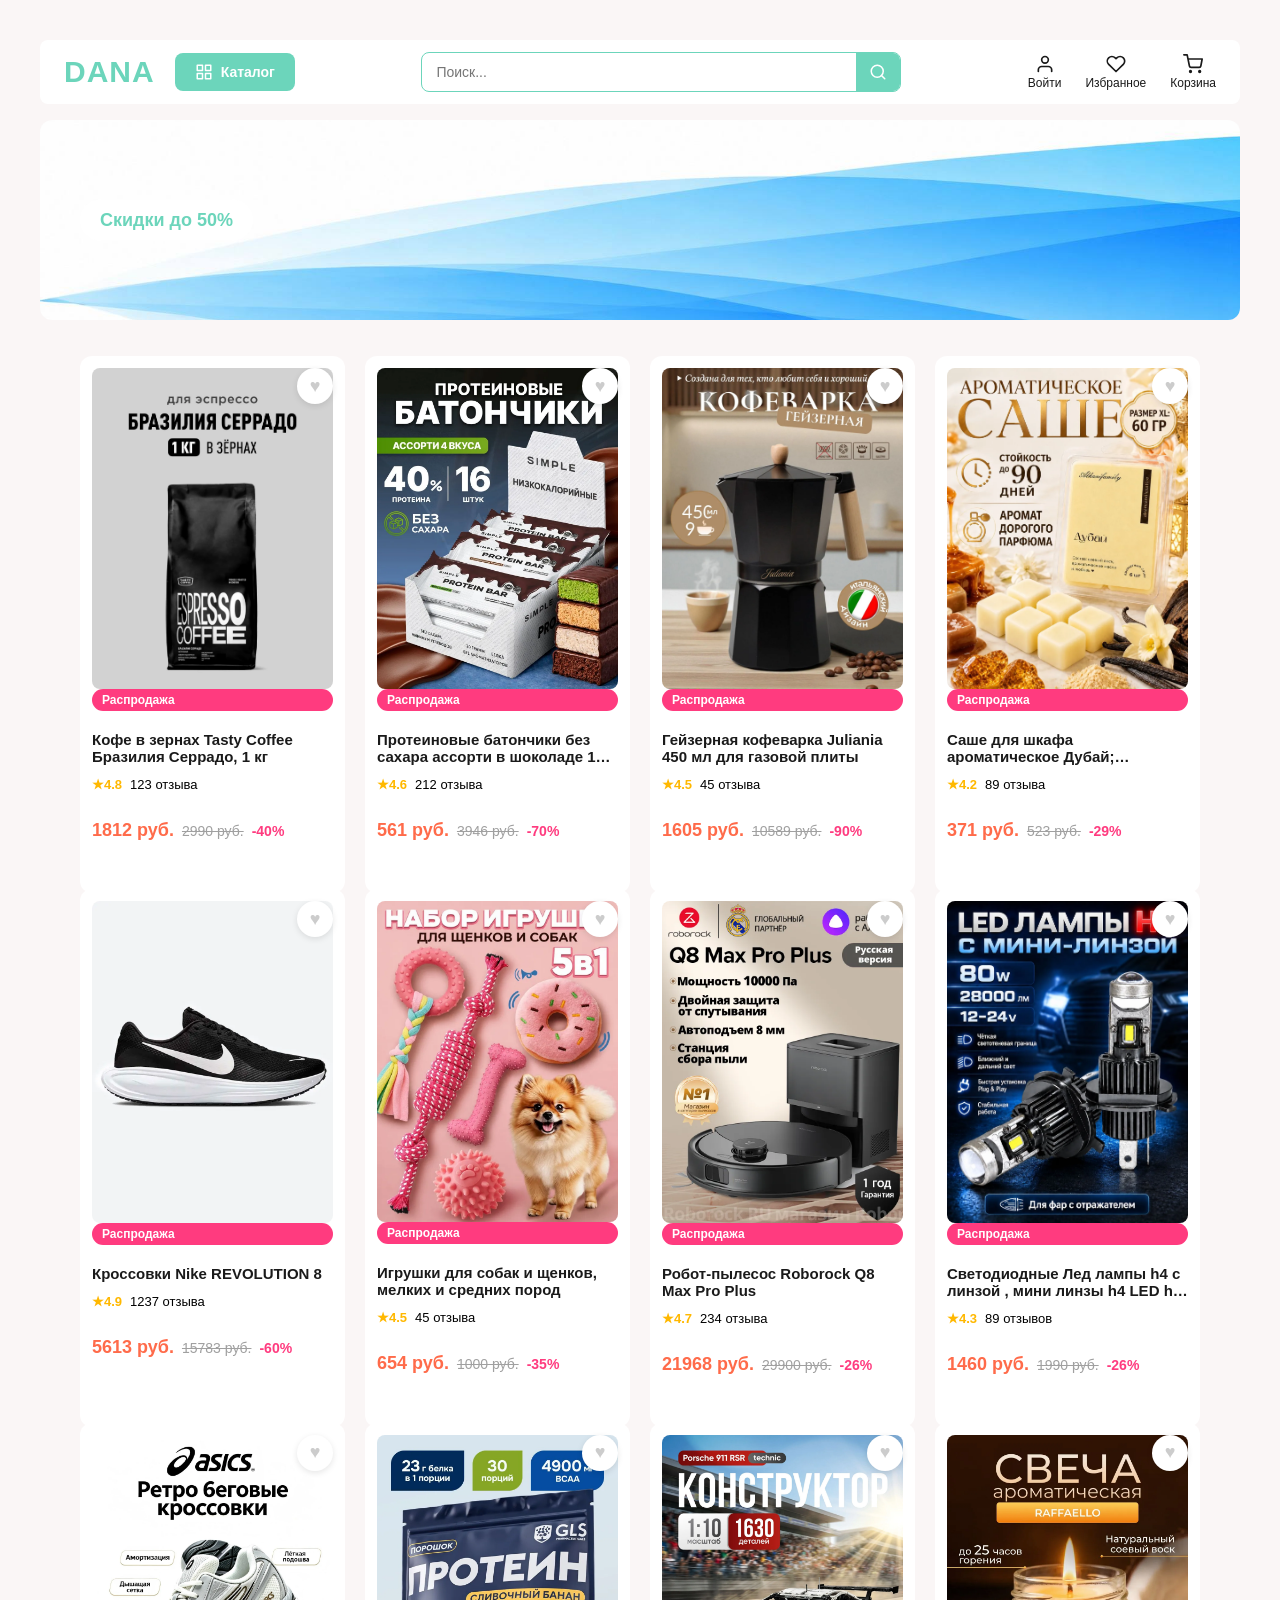
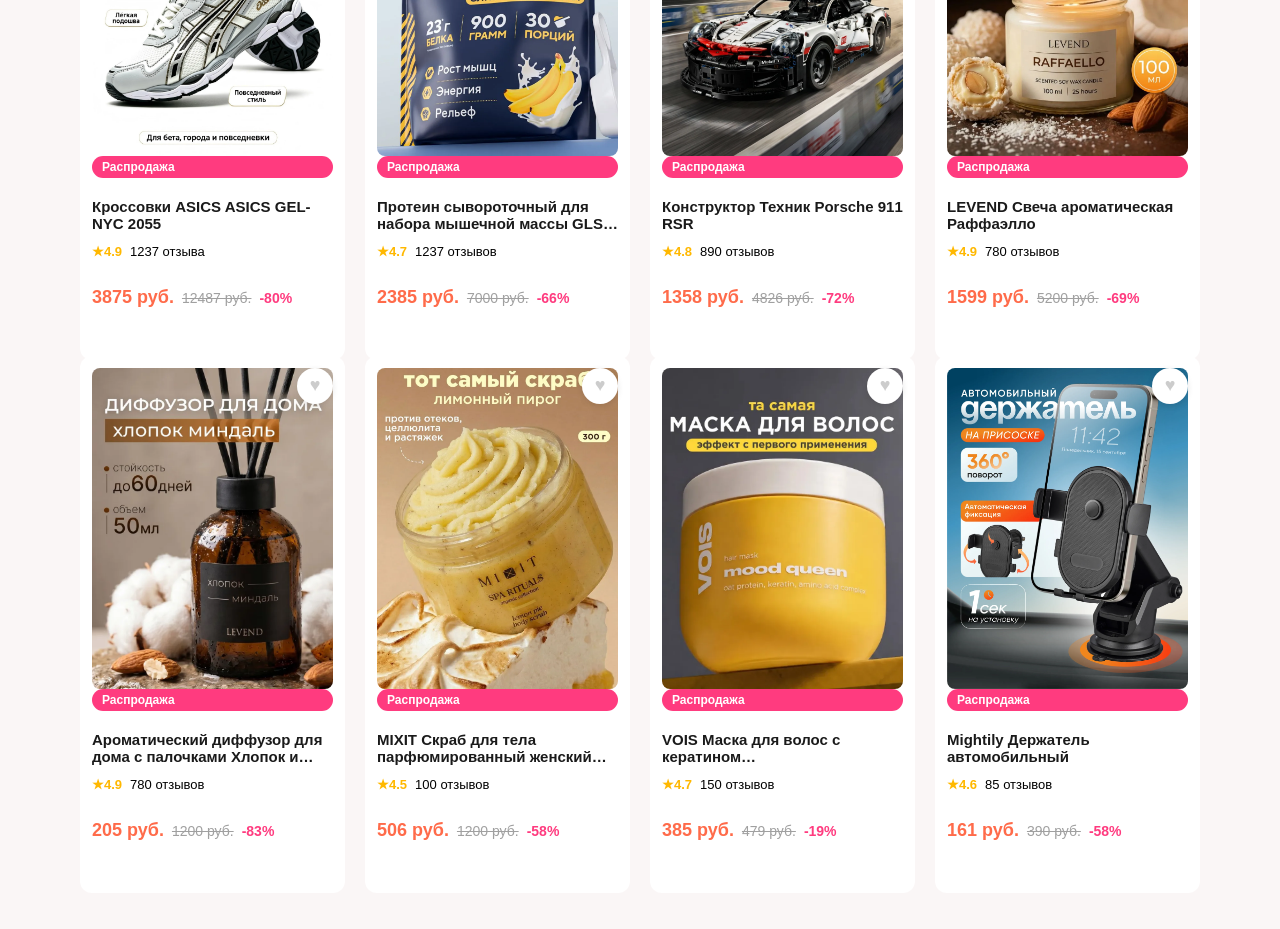
<file: index.html>
<!DOCTYPE html>
<html lang="ru">
<head>
    <meta charset="UTF-8">
    <meta name="viewport" content="width=device-width, initial-scale=1.0">
    <link rel="stylesheet" href="ozon.css">
    <title>online-store</title>
</head>
<body>
<header class="site-header">
    <div class="header-left">
        <a href="index.html" class="logo-link"><h1>DANA</h1></a>
        <div class="Navigation catalog-dropdown">
            <button class="catalog-btn" onclick="toggleCatalog()">
                <svg class="catalog-icon" width="18" height="18" viewBox="0 0 24 24" fill="none" stroke="currentColor" stroke-width="2" stroke-linecap="round" stroke-linejoin="round">
                    <rect x="3" y="3" width="7" height="7"></rect>
                    <rect x="14" y="3" width="7" height="7"></rect>
                    <rect x="3" y="14" width="7" height="7"></rect>
                    <rect x="14" y="14" width="7" height="7"></rect>
                </svg>
                <span>Каталог</span>
            </button>
            <div class="catalog-menu" id="catalog-menu">
                <div class="catalog-column">
                    <h4>Электроника</h4>
                    <a href="category.html?cat=1">Телефоны и смарт</a>
                    <a href="category.html?cat=2">Ноутбуки</a>
                    <a href="category.html?cat=3">Аксессуары</a>
                    <a href="category.html?cat=4">Игровые приставки</a>
                    <a href="category.html?cat=5">Наушники</a>
                    <a href="category.html?cat=6">Видеокамеры</a>
                </div>
                <div class="catalog-column">
                    <h4>Одежда</h4>
                    <a href="category.html?cat=7">Мужская одежда</a>
                    <a href="category.html?cat=8">Женская одежда</a>
                    <a href="category.html?cat=9">Детская одежда</a>
                </div>
                <div class="catalog-column">
                    <h4>Обувь</h4>
                    <a href="category.html?cat=10">Мужская обувь</a>
                    <a href="category.html?cat=11">Женская обувь</a>
                    <a href="category.html?cat=12">Детская обувь</a>
                </div>
                <div class="catalog-column">
                    <h4>Дом и сад</h4>
                    <a href="category.html?cat=13">Мебель</a>
                    <a href="category.html?cat=14">Посуда</a>
                    <a href="category.html?cat=15">Утварь</a>
                    <a href="category.html?cat=16">Кухонные принадлежности</a>
                    <a href="category.html?cat=17">Декор</a>
                </div>
                <div class="catalog-column">
                    <h4>Красота и здоровье</h4>
                    <a href="category.html?cat=18">Уход за кожей</a>
                    <a href="category.html?cat=19">Уход за волосами</a>
                    <a href="category.html?cat=20">Базовые средства</a>
                </div>
                <div class="catalog-column">
                    <h4>Продукты</h4>
                    <a href="category.html?cat=21">Пищевые продукты</a>
                    <a href="category.html?cat=22">Напитки</a>
                </div>
                <div class="catalog-column">
                    <h4>Авто</h4>
                    <a href="category.html?cat=23">Автомобильные аксессуары и принадлежности</a>
                    <a href="category.html?cat=24">Интерьер</a>
                </div>
                <div class="catalog-column">
                    <h4>Развлечения</h4>
                    <a href="category.html?cat=25">Игры и развлечения</a>
                    <a href="category.html?cat=26">Книги</a>
                </div>
            </div>
        </div>
    </div>

    <div class="search-bar">
        <input type="text" placeholder="Поиск..." class="search-input">
        <button class="search-btn" aria-label="Найти">
            <svg width="18" height="18" viewBox="0 0 24 24" fill="none" stroke="currentColor" stroke-width="2" stroke-linecap="round" stroke-linejoin="round">
                <circle cx="11" cy="11" r="8"></circle>
                <line x1="21" y1="21" x2="16.65" y2="16.65"></line>
            </svg>
        </button>
    </div>

     <nav class="navigation">
        <div class="Navigation">
            <a href="login.html">
                <svg width="20" height="20" viewBox="0 0 24 24" fill="none" stroke="currentColor" stroke-width="2" stroke-linecap="round" stroke-linejoin="round">
                    <path d="M20 21v-2a4 4 0 0 0-4-4H8a4 4 0 0 0-4 4v2"></path>
                    <circle cx="12" cy="7" r="4"></circle>
                </svg>
                <span>Войти</span>
            </a>
        </div>
        <div class="Navigation">
            <a href="favorites.html">
                <svg width="20" height="20" viewBox="0 0 24 24" fill="none" stroke="currentColor" stroke-width="2" stroke-linecap="round" stroke-linejoin="round">
                    <path d="M20.8 4.6a5.5 5.5 0 0 0-7.8 0L12 5.6l-1-1a5.5 5.5 0 0 0-7.8 7.8l1 1L12 21l7.8-7.6 1-1a5.5 5.5 0 0 0 0-7.8z"></path>
                </svg>
                <span>Избранное</span>
            </a>
        </div>
        <div class="Navigation">
            <a href="cart.html">
                <svg width="20" height="20" viewBox="0 0 24 24" fill="none" stroke="currentColor" stroke-width="2" stroke-linecap="round" stroke-linejoin="round">
                    <circle cx="9" cy="21" r="1"></circle>
                    <circle cx="20" cy="21" r="1"></circle>
                    <path d="M1 1h4l2.7 13.4a2 2 0 0 0 2 1.6h9.7a2 2 0 0 0 2-1.6L23 6H6"></path>
                </svg>
                <span>Корзина</span>
            </a>
        </div>
    </nav>
</header>

<section class="promo-banner">
    <img src="image/bann.jpg" alt="Летняя распродажа" class="banner-image">
    <div class="banner-content">
        <span class="banner-badge">Скидки до 50%</span>
    </div>
</section>

    <main class="catalog">
        <div class="product-card">
             <button class="favorite-btn" onclick="handleFavoriteClick(this, 1)">♥</button> 
             <a href="product.html?id=1">
                <img src="image/coffee.jpg" alt="Product Image">
                <span class="sale-badge">Распродажа</span>
                <h3>Кофе в зернах Tasty Coffee Бразилия Серрадо, 1 кг</h3>
                <div class="rating">
                    <span class="stars">★4.8</span>
                    <span class="review-count">123 отзыва</span>
                </div>
                <div class="price-row">
                    <span class="price">1812 руб.</span>
                    <span class="price-old">2990 руб.</span>
                    <span class="discount">-40%</span>
                </div>
            </a>
        </div>
        <div class="product-card">
             <button class="favorite-btn" onclick="handleFavoriteClick(this, 2)">♥</button> 
             <a href="product.html?id=2">
                <img src="image/batonchik.jpg" alt="Product Image">
                <span class="sale-badge">Распродажа</span>
                <h3>Протеиновые батончики без сахара ассорти в шоколаде 16 шт</h3>
                <div class="rating">
                    <span class="stars">★4.6</span>
                    <span class="review-count">212 отзыва</span>
                </div>
                <div class="price-row">
                    <span class="price">561 руб.</span>
                    <span class="price-old">3946 руб.</span>
                    <span class="discount">-70%</span>
                </div>
            </a>
        </div>
        <div class="product-card">
             <button class="favorite-btn" onclick="handleFavoriteClick(this, 3)">♥</button> 
             <a href="product.html?id=3">
                <img src="image/8511828697.jpg" alt="Product Image">
                <span class="sale-badge">Распродажа</span>
                <h3>Гейзерная кофеварка Juliania 450 мл для газовой плиты</h3>
                <div class="rating">
                    <span class="stars">★4.5</span>
                    <span class="review-count">45 отзыва</span>
                </div>
                <div class="price-row">
                    <span class="price">1605 руб.</span>
                    <span class="price-old">10589 руб.</span>
                    <span class="discount">-90%</span>
                </div>
            </a>  
            </div>
        <div class="product-card">
             <button class="favorite-btn" onclick="handleFavoriteClick(this, 4)">♥</button> 
             <a href="product.html?id=4">
                <img src="image/10925542141.jpg" alt="Product Image">
                <span class="sale-badge">Распродажа</span>
                <h3>Саше для шкафа ароматическое Дубай; Ароматизатор для шкафа 6 шт Alkari Candles</h3>
                <div class="rating">
                    <span class="stars">★4.2</span>
                    <span class="review-count">89 отзыва</span>
                </div>
                <div class="price-row">
                    <span class="price">371 руб.</span>
                    <span class="price-old">523 руб.</span>
                    <span class="discount">-29%</span>
                </div>
            </a>   
        </div>
        <div class="product-card">
             <button class="favorite-btn" onclick="handleFavoriteClick(this, 5)">♥</button> 
             <a href="product.html?id=5">
                <img src="image/cros1.jpg" alt="Product Image">
                <span class="sale-badge">Распродажа</span>
                <h3>Кроссовки Nike REVOLUTION 8</h3>
                <div class="rating">
                    <span class="stars">★4.9</span>
                    <span class="review-count">1237 отзыва</span>
                </div>
                <div class="price-row">
                    <span class="price">5613 руб.</span>
                    <span class="price-old">15783 руб.</span>
                    <span class="discount">-60%</span>
                </div>
            </a>
        </div>
        <div class="product-card">
             <button class="favorite-btn" onclick="handleFavoriteClick(this, 6)">♥</button> 
             <a href="product.html?id=6">
                <img src="image/dog1.jpg" alt="Product Image">
                <span class="sale-badge">Распродажа</span>
                <h3>Игрушки для собак и щенков, мелких и средних пород</h3>
                <div class="rating">
                    <span class="stars">★4.5</span>
                    <span class="review-count">45 отзыва</span>
                </div>
                <div class="price-row">
                    <span class="price">654 руб.</span>
                    <span class="price-old">1000 руб.</span>
                    <span class="discount">-35%</span>
                </div>
            </a>
        </div>
        <div class="product-card">
             <button class="favorite-btn" onclick="handleFavoriteClick(this, 7)">♥</button> 
             <a href="product.html?id=7">
                <img src="image/pol1.jpg" alt="Product Image">
                <span class="sale-badge">Распродажа</span>
                <h3>Робот-пылесос Roborock Q8 Max Pro Plus</h3>
                <div class="rating">
                    <span class="stars">★4.7</span>
                    <span class="review-count">234 отзыва</span>
                </div>
                <div class="price-row">
                    <span class="price">21968 руб.</span>
                    <span class="price-old">29900 руб.</span>
                    <span class="discount">-26%</span>
                </div>
            </a>
        </div>
        </div>
        <div class="product-card">
             <button class="favorite-btn" onclick="handleFavoriteClick(this, 8)">♥</button> 
             <a href="product.html?id=8">
                <img src="image/cvet1.jpg" alt="Product Image">
                <span class="sale-badge">Распродажа</span>
                <h3>Светодиодные Лед лампы h4 с линзой , мини линзы h4 LED h4 2 шт</h3>
                <div class="rating">
                    <span class="stars">★4.3</span>
                    <span class="review-count">89 отзывов</span>
                </div>
                <div class="price-row">
                    <span class="price">1460 руб.</span>
                    <span class="price-old">1990 руб.</span>
                    <span class="discount">-26%</span>
                </div>
            </a>
        </div>
        <div class="product-card">
             <button class="favorite-btn" onclick="handleFavoriteClick(this, 9)">♥</button> 
             <a href="product.html?id=9">
                <img src="image/asic.jpg" alt="Product Image">
                <span class="sale-badge">Распродажа</span>
                <h3>Кроссовки ASICS ASICS GEL-NYC 2055</h3>
                <div class="rating">
                    <span class="stars">★4.9</span>
                    <span class="review-count">1237 отзыва</span>
                </div>
                <div class="price-row">
                    <span class="price">3875 руб.</span>
                    <span class="price-old">12487 руб.</span>
                    <span class="discount">-80%</span>
                </div>
                </a>
            </div>
            <div class="product-card">
                 <button class="favorite-btn" onclick="handleFavoriteClick(this, 10)">♥</button> 
                 <a href="product.html?id=10">
                    <img src="image/pro.jpg" alt="Product Image">
                    <span class="sale-badge">Распродажа</span>
                    <h3>Протеин сывороточный для набора мышечной массы GLS Банановый </h3>
                    <div class="rating">
                        <span class="stars">★4.7</span>
                        <span class="review-count">1237 отзывов</span>
                    </div>
                    <div class="price-row">
                        <span class="price">2385 руб.</span>
                        <span class="price-old">7000 руб.</span>
                        <span class="discount">-66%</span>
                    </div>
                </a>
            </div>
            <div class="product-card">
                 <button class="favorite-btn" onclick="handleFavoriteClick(this, 11)">♥</button> 
                 <a href="product.html?id=11">
                    <img src="image/por1.jpg" alt="Product Image">
                    <span class="sale-badge">Распродажа</span>
                    <h3>Конструктор Техник Porsche 911 RSR</h3>
                    <div class="rating">
                        <span class="stars">★4.8</span>
                        <span class="review-count">890 отзывов</span>
                    </div>
                    <div class="price-row">
                        <span class="price">1358 руб.</span>
                        <span class="price-old">4826 руб.</span>
                        <span class="discount">-72%</span>
                    </div>
                </a>
            </div>
            <div class="product-card">
                 <button class="favorite-btn" onclick="handleFavoriteClick(this, 12)">♥</button> 
                 <a href="product.html?id=12">
                    <img src="image/cv1.jpg" alt="Product Image">
                    <span class="sale-badge">Распродажа</span>
                    <h3>LEVEND Свеча ароматическая Раффаэлло</h3>
                    <div class="rating">
                        <span class="stars">★4.9</span>
                        <span class="review-count">780 отзывов</span>
                    </div>
                    <div class="price-row">
                        <span class="price">1599 руб.</span>
                        <span class="price-old">5200 руб.</span>
                        <span class="discount">-69%</span>
                    </div>
                </a>
            </div>
            <div class="product-card">
                 <button class="favorite-btn" onclick="handleFavoriteClick(this, 13)">♥</button> 
                 <a href="product.html?id=13">
                    <img src="image/dif.jpg" alt="Product Image">
                    <span class="sale-badge">Распродажа</span>
                    <h3>Ароматический диффузор для дома с палочками Хлопок и миндаль 50 мл</h3>
                    <div class="rating">
                        <span class="stars">★4.9</span>
                        <span class="review-count">780 отзывов</span>
                    </div>
                    <div class="price-row">
                        <span class="price">205 руб.</span>
                        <span class="price-old">1200 руб.</span>
                        <span class="discount">-83%</span>
                    </div>
                </a>
            </div>
            <div class="product-card">
                 <button class="favorite-btn" onclick="handleFavoriteClick(this, 14)">♥</button> 
                 <a href="product.html?id=14">
                    <img src="image/mix1.jpg" alt="Product Image">
                    <span class="sale-badge">Распродажа</span>
                    <h3>MIXIT Скраб для тела парфюмированный женский соляной Лимонный пирог </h3>
                    <div class="rating">
                        <span class="stars">★4.5</span>
                        <span class="review-count">100 отзывов</span>
                    </div>
                    <div class="price-row">
                        <span class="price">506 руб.</span>
                        <span class="price-old">1200 руб.</span>
                        <span class="discount">-58%</span>
                    </div>
                </a>
            </div>
            <div class="product-card">
                 <button class="favorite-btn" onclick="handleFavoriteClick(this, 15)">♥</button> 
                 <a href="product.html?id=15">
                    <img src="image/vois1.jpg" alt="Product Image">
                    <span class="sale-badge">Распродажа</span>
                    <h3>VOIS Маска для волос с кератином восстанавливающая, 350мл</h3>
                    <div class="rating">
                        <span class="stars">★4.7</span>
                        <span class="review-count">150 отзывов</span>
                    </div>
                    <div class="price-row">
                        <span class="price">385 руб.</span>
                        <span class="price-old">479 руб.</span>
                        <span class="discount">-19%</span>
                    </div>
                </a>
            </div>
            <div class="product-card">
                 <button class="favorite-btn" onclick="handleFavoriteClick(this, 16)">♥</button> 
                 <a href="product.html?id=16">
                    <img src="image/car1.jpg" alt="Product Image">
                    <span class="sale-badge">Распродажа</span>
                    <h3>Mightily Держатель автомобильный</h3>
                    <div class="rating">
                        <span class="stars">★4.6</span>
                        <span class="review-count">85 отзывов</span>
                    </div>
                    <div class="price-row">
                        <span class="price">161 руб.</span>
                        <span class="price-old">390 руб.</span>
                        <span class="discount">-58%</span>
                    </div>
                </a>
            </div>
        </div>
    </main>
    <script src="products.js"></script>
    <script src="cart.js"></script>
    <script>
    function toggleCatalog() {
        document.getElementById(`catalog-menu`).classList.toggle(`open`);
    }
    document.addEventListener(`click`, (event) => {
        const dropdown = document.querySelector(`.catalog-dropdown`);
        const menu = document.getElementById(`catalog-menu`);
        if (!dropdown.contains(event.target)) {
            menu.classList.remove(`open`);
        }
    });
    </script>

        
  
</body>
</html>
</file>
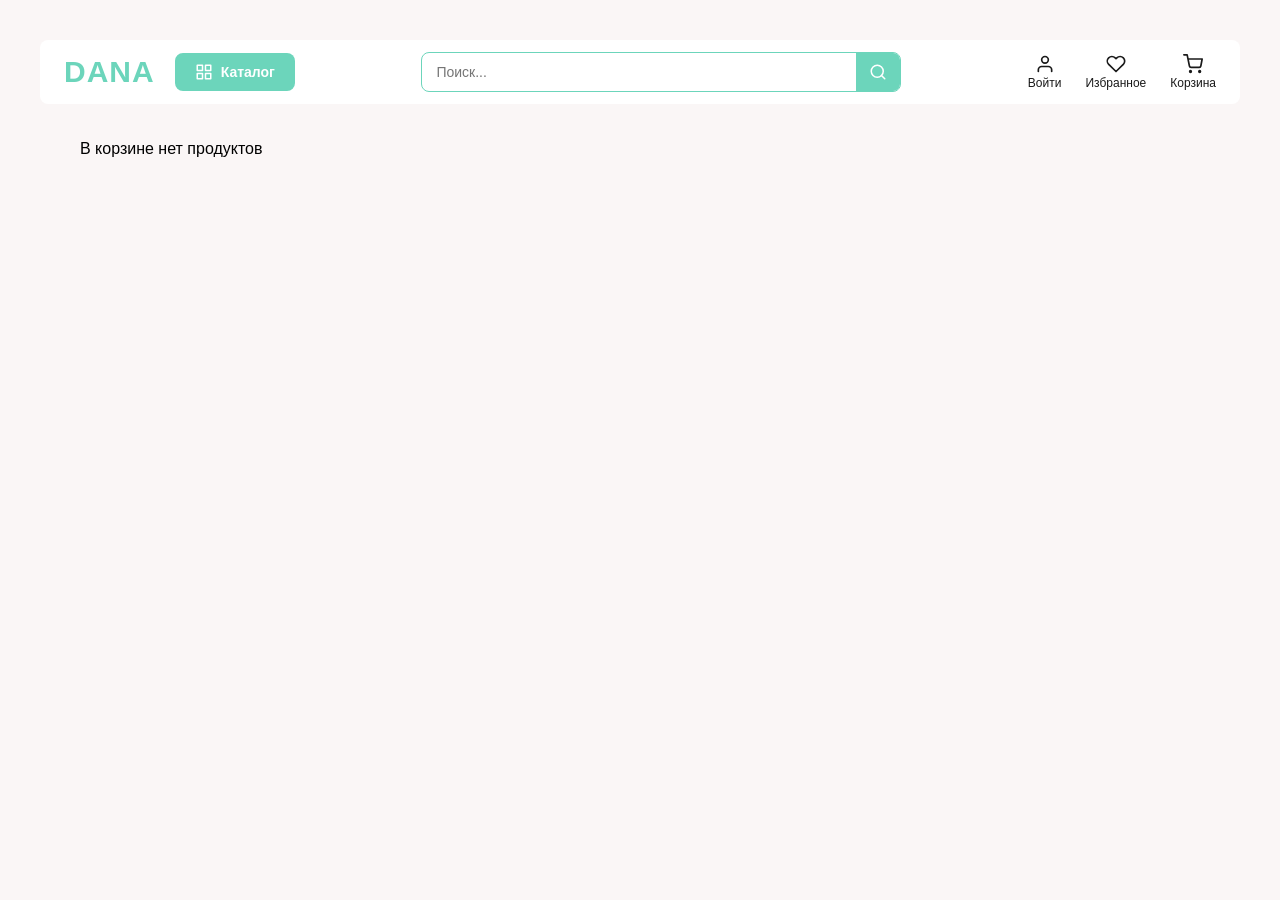
<file: cart.html>
<!DOCTYPE html>
<html lang="ru">
<head>
    <meta charset="UTF-8">
    <meta name="viewport" content="width=device-width, initial-scale=1.0">
    <link rel="stylesheet" href="ozon.css">
    <title>online-store</title>
</head>
<body>
    <header class="site-header">
    <div class="header-left">
        <a href="index.html" class="logo-link"><h1>DANA</h1></a>
        <div class="Navigation catalog-dropdown">
            <button class="catalog-btn" onclick="toggleCatalog()">
                <svg class="catalog-icon" width="18" height="18" viewBox="0 0 24 24" fill="none" stroke="currentColor" stroke-width="2" stroke-linecap="round" stroke-linejoin="round">
                    <rect x="3" y="3" width="7" height="7"></rect>
                    <rect x="14" y="3" width="7" height="7"></rect>
                    <rect x="3" y="14" width="7" height="7"></rect>
                    <rect x="14" y="14" width="7" height="7"></rect>
                </svg>
                <span>Каталог</span>
            </button>
            <div class="catalog-menu" id="catalog-menu">
                <div class="catalog-column">
                    <h4>Электроника</h4>
                    <a href="category.html?cat=1">Телефоны и смарт</a>
                    <a href="category.html?cat=2">Ноутбуки</a>
                    <a href="category.html?cat=3">Аксессуары</a>
                    <a href="category.html?cat=4">Игровые приставки</a>
                    <a href="category.html?cat=5">Наушники</a>
                    <a href="category.html?cat=6">Видеокамеры</a>
                </div>
                <div class="catalog-column">
                    <h4>Одежда</h4>
                    <a href="category.html?cat=7">Мужская одежда</a>
                    <a href="category.html?cat=8">Женская одежда</a>
                    <a href="category.html?cat=9">Детская одежда</a>
                </div>
                <div class="catalog-column">
                    <h4>Обувь</h4>
                    <a href="category.html?cat=16">Мужская обувь</a>
                    <a href="category.html?cat=17">Женская обувь</a>
                    <a href="category.html?cat=18">Детская обувь</a>
                </div>
                <div class="catalog-column">
                    <h4>Дом и сад</h4>
                    <a href="category.html?cat=10">Мебель</a>
                    <a href="category.html?cat=11">Посуда</a>
                    <a href="category.html?cat=12">Утварь</a>
                </div>
                <div class="catalog-column">
                    <h4>Красота и здоровье</h4>
                    <a href="category.html?cat=13">Уход за кожей</a>
                    <a href="category.html?cat=14">Уход за волосами</a>
                    <a href="category.html?cat=15">Базовые средства</a>
                </div>
            </div>
        </div>
    </div>

    <div class="search-bar">
        <input type="text" placeholder="Поиск..." class="search-input">
        <button class="search-btn" aria-label="Найти">
            <svg width="18" height="18" viewBox="0 0 24 24" fill="none" stroke="currentColor" stroke-width="2" stroke-linecap="round" stroke-linejoin="round">
                <circle cx="11" cy="11" r="8"></circle>
                <line x1="21" y1="21" x2="16.65" y2="16.65"></line>
            </svg>
        </button>
    </div>

     <nav class="navigation">
        <div class="Navigation">
            <a href="login.html">
                <svg width="20" height="20" viewBox="0 0 24 24" fill="none" stroke="currentColor" stroke-width="2" stroke-linecap="round" stroke-linejoin="round">
                    <path d="M20 21v-2a4 4 0 0 0-4-4H8a4 4 0 0 0-4 4v2"></path>
                    <circle cx="12" cy="7" r="4"></circle>
                </svg>
                <span>Войти</span>
            </a>
        </div>
        <div class="Navigation">
            <a href="favorites.html">
                <svg width="20" height="20" viewBox="0 0 24 24" fill="none" stroke="currentColor" stroke-width="2" stroke-linecap="round" stroke-linejoin="round">
                    <path d="M20.8 4.6a5.5 5.5 0 0 0-7.8 0L12 5.6l-1-1a5.5 5.5 0 0 0-7.8 7.8l1 1L12 21l7.8-7.6 1-1a5.5 5.5 0 0 0 0-7.8z"></path>
                </svg>
                <span>Избранное</span>
            </a>
        </div>
        <div class="Navigation">
            <a href="cart.html">
                <svg width="20" height="20" viewBox="0 0 24 24" fill="none" stroke="currentColor" stroke-width="2" stroke-linecap="round" stroke-linejoin="round">
                    <circle cx="9" cy="21" r="1"></circle>
                    <circle cx="20" cy="21" r="1"></circle>
                    <path d="M1 1h4l2.7 13.4a2 2 0 0 0 2 1.6h9.7a2 2 0 0 0 2-1.6L23 6H6"></path>
                </svg>
                <span>Корзина</span>
            </a>
        </div>
    </nav>
</header>


       <main class="catalog" id="cart-list"></main>

    <script src="products.js"></script>
    <script src="cart.js"></script>
    <script>
        const cartItems = getList('cart');
        const cartProducts = cartItems.map(item=>{
            const product = products.find(p => p.id === item.id);
            return {
                ...product,
                selectedWeight: item.weight,
                selectedPrice: item.price
            };
        });

        const container = document.getElementById('cart-list');

        if (cartProducts.length === 0) {
            container.innerHTML = "<p>В корзине нет продуктов</p>";
        } else {
           cartProducts.forEach(product => {
    const oldPrice = product.variants.find(v => v.weight === product.selectedWeight)?.oldPrice;
    const discount = oldPrice ? Math.round((1 - product.selectedPrice / oldPrice) * 100) : null;

    const card = document.createElement('div');
    card.className = 'product-card';
    card.innerHTML = `
        <a href="product.html?id=${product.id}">
            <img src="${product.images[0]}" alt="${product.name}">
            <h3>${product.name}</h3>
            <div class="brand-row">
                <svg width="14" height="14" viewBox="0 0 24 24" fill="none" stroke="currentColor" stroke-width="2" stroke-linecap="round" stroke-linejoin="round">
                    <path d="M20.59 13.41L13.42 20.58a2 2 0 0 1-2.83 0L2.59 12.58a2 2 0 0 1 0-2.83l7.17-7.17A2 2 0 0 1 11.17 2H18a2 2 0 0 1 2 2v6.83a2 2 0 0 1-.41 1.58z"></path>
                    <circle cx="7" cy="7" r="1"></circle>
                </svg>
                <span class="brand-name">${product.brand}</span>
            </div>
            <div class="rating">
                <span class="stars">★ ${product.rating}</span>
                <span class="reviews">${product.reviewCount} отзыва</span>
            </div>
            <p class="quantity">${product.selectedWeight} • Количество: 1</p>
            <div class="price-row">
                <span class="price">${product.selectedPrice} руб.</span>
                ${oldPrice ? `<span class="price-old">${oldPrice} руб.</span><span class="discount">-${discount}%</span>` : ''}
            </div>
        </a>
        <button class="remove-btn" onclick="removeFromCart(${product.id})">
            <svg width="16" height="16" viewBox="0 0 24 24" fill="none" stroke="currentColor" stroke-width="2" stroke-linecap="round" stroke-linejoin="round">
                <polyline points="3 6 5 6 21 6"></polyline>
                <path d="M19 6v14a2 2 0 0 1-2 2H7a2 2 0 0 1-2-2V6m3 0V4a2 2 0 0 1 2-2h4a2 2 0 0 1 2 2v2"></path>
            </svg>
            <span>Удалить из корзины</span>
        </button>
    `;
    container.appendChild(card);
});
            const total = cartProducts.reduce((sum, product) => sum + product.selectedPrice, 0);
            const totalBlock= document.createElement('div');
            totalBlock.innerHTML = `<h2>Итого: ${total} руб.</h2>`;
         
        totalBlock.className = 'cart-total';
        totalBlock.innerHTML = `
        <h2>Итого: ${total} руб.</h2>
        <button class="checkout-btn" onclick="window.location.href='order.html'">Оформить заказ</button>
        `;
        container.appendChild(totalBlock);
        }
    </script>
</file>
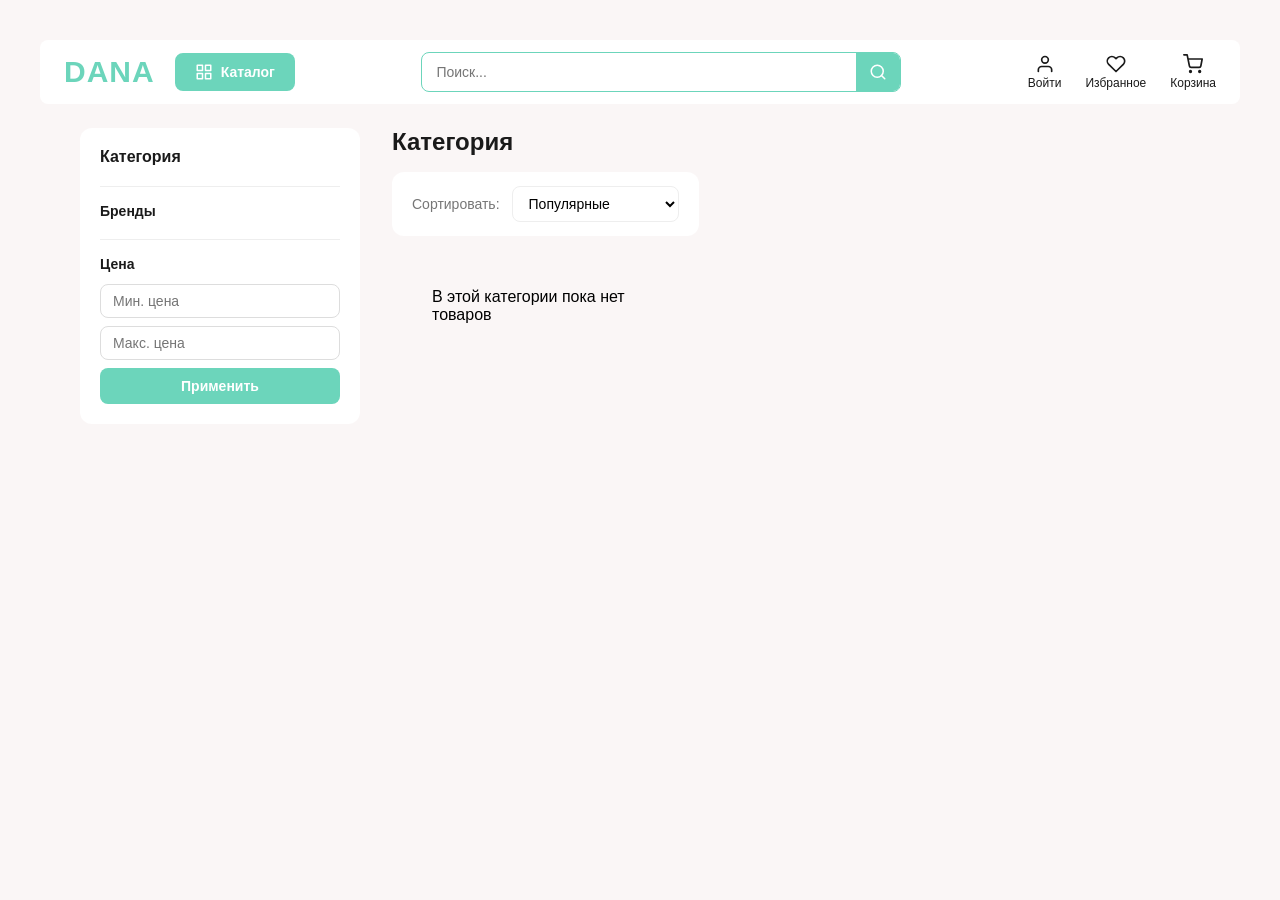
<file: category.html>
<!DOCTYPE html>
<html lang="ru">
<head>
    <meta charset="UTF-8">
    <meta name="viewport" content="width=device-width, initial-scale=1.0">
    <link rel="stylesheet" href="ozon.css">
    <title>online-store</title>
</head>
<body>
<header class="site-header">
    <div class="header-left">
        <a href="index.html" class="logo-link"><h1>DANA</h1></a>
        <div class="Navigation catalog-dropdown">
            <button class="catalog-btn" onclick="toggleCatalog()">
                <svg class="catalog-icon" width="18" height="18" viewBox="0 0 24 24" fill="none" stroke="currentColor" stroke-width="2" stroke-linecap="round" stroke-linejoin="round">
                    <rect x="3" y="3" width="7" height="7"></rect>
                    <rect x="14" y="3" width="7" height="7"></rect>
                    <rect x="3" y="14" width="7" height="7"></rect>
                    <rect x="14" y="14" width="7" height="7"></rect>
                </svg>
                <span>Каталог</span>
            </button>
            <div class="catalog-menu" id="catalog-menu">
                <div class="catalog-column">
                    <h4>Электроника</h4>
                    <a href="category.html?cat=1">Телефоны и смарт</a>
                    <a href="category.html?cat=2">Ноутбуки</a>
                    <a href="category.html?cat=3">Аксессуары</a>
                    <a href="category.html?cat=4">Игровые приставки</a>
                    <a href="category.html?cat=5">Наушники</a>
                    <a href="category.html?cat=6">Видеокамеры</a>
                </div>
                <div class="catalog-column">
                    <h4>Одежда</h4>
                    <a href="category.html?cat=7">Мужская одежда</a>
                    <a href="category.html?cat=8">Женская одежда</a>
                    <a href="category.html?cat=9">Детская одежда</a>
                </div>
                <div class="catalog-column">
                    <h4>Обувь</h4>
                    <a href="category.html?cat=16">Мужская обувь</a>
                    <a href="category.html?cat=17">Женская обувь</a>
                    <a href="category.html?cat=18">Детская обувь</a>
                </div>
                <div class="catalog-column">
                    <h4>Дом и сад</h4>
                    <a href="category.html?cat=10">Мебель</a>
                    <a href="category.html?cat=11">Посуда</a>
                    <a href="category.html?cat=12">Утварь</a>
                </div>
                <div class="catalog-column">
                    <h4>Красота и здоровье</h4>
                    <a href="category.html?cat=13">Уход за кожей</a>
                    <a href="category.html?cat=14">Уход за волосами</a>
                    <a href="category.html?cat=15">Базовые средства</a>
                </div>
            </div>
        </div>
    </div>

    <div class="search-bar">
        <input type="text" placeholder="Поиск..." class="search-input">
        <button class="search-btn" aria-label="Найти">
            <svg width="18" height="18" viewBox="0 0 24 24" fill="none" stroke="currentColor" stroke-width="2" stroke-linecap="round" stroke-linejoin="round">
                <circle cx="11" cy="11" r="8"></circle>
                <line x1="21" y1="21" x2="16.65" y2="16.65"></line>
            </svg>
        </button>
    </div>

     <nav class="navigation">
        <div class="Navigation">
            <a href="login.html">
                <svg width="20" height="20" viewBox="0 0 24 24" fill="none" stroke="currentColor" stroke-width="2" stroke-linecap="round" stroke-linejoin="round">
                    <path d="M20 21v-2a4 4 0 0 0-4-4H8a4 4 0 0 0-4 4v2"></path>
                    <circle cx="12" cy="7" r="4"></circle>
                </svg>
                <span>Войти</span>
            </a>
        </div>
        <div class="Navigation">
            <a href="favorites.html">
                <svg width="20" height="20" viewBox="0 0 24 24" fill="none" stroke="currentColor" stroke-width="2" stroke-linecap="round" stroke-linejoin="round">
                    <path d="M20.8 4.6a5.5 5.5 0 0 0-7.8 0L12 5.6l-1-1a5.5 5.5 0 0 0-7.8 7.8l1 1L12 21l7.8-7.6 1-1a5.5 5.5 0 0 0 0-7.8z"></path>
                </svg>
                <span>Избранное</span>
            </a>
        </div>
        <div class="Navigation">
            <a href="cart.html">
                <svg width="20" height="20" viewBox="0 0 24 24" fill="none" stroke="currentColor" stroke-width="2" stroke-linecap="round" stroke-linejoin="round">
                    <circle cx="9" cy="21" r="1"></circle>
                    <circle cx="20" cy="21" r="1"></circle>
                    <path d="M1 1h4l2.7 13.4a2 2 0 0 0 2 1.6h9.7a2 2 0 0 0 2-1.6L23 6H6"></path>
                </svg>
                <span>Корзина</span>
            </a>
        </div>
    </nav>
</header>

<div class="category-layout">
    <aside class="category-sidebar">
        <h3>Категории</h3>
        <ul id="sidebar-list"></ul>
        <div class="filter-group">
        <h4>Бренды</h4>
        <div id="brand-filter"></div>
        </div>
        <div class="filter-group">
            <h4>Цена</h4>
            <input type="number" id="price-from" placeholder="Мин. цена">
            <input type="number" id="price-to" placeholder="Макс. цена">
            <button id="apply-filters">Применить</button>
        </div>
    </aside>    

   <div class="category-content">
    <h2 id="category-title"></h2>
    <div class="content-toolbar">
        <span class="toolbar-label">Сортировать:</span>
        <select id="sort-select">
            <option value="default">Популярные</option>
            <option value="cheap">Сначала дешевые</option>
            <option value="expensive">Сначала дорогие</option>
            <option value="rating">По рейтингу</option>
        </select>
    </div>
    <main class="catalog" id="category-list"></main>
</div>
        

</div>

<script src="products.js"></script>
<script src="cart.js"></script>

<script>
    const categoryGroups = {
        "Электроника": {1: "Телефоны и смарт", 2: "Ноутбуки", 3: "Аксессуары",
        4: "Игровые приставки", 5: "Наушники", 6: "Видеокамеры"},
        "Одежда": {7: "Мужская одежда", 8: "Женская одежда", 9: "Детская одежда"},
        "Обувь": {10: "Мужская обувь", 11: "Женская обувь", 12: "Детская обувь"},
        "Бытовая техника": {13: "Мебель", 14: "Посуда", 15: "Утварь", 16: "Кухонные принадлежности", 17: "Декор"},
        "Красота и здоровье": {18: "Уход за кожей", 19: "Уход за волосами", 20: "Базовые средства"},
        "Продукты": {21: "Пищевые продукты", 22: "Напитки"},
        "Автомобиль": {23: "Автомобильные аксессуары и принадлежности", 24: "Интерьер"},
        "Развлечения": {25: "Игры и развлечения", 26: "Книги"}
    };
    const categoryNames = Object.assign({}, ...Object.values(categoryGroups));

    const params = new URLSearchParams(window.location.search);
    const catId = Number(params.get('cat'));
    const categoryProducts = products.filter(p => p.category === catId);
    const brandFilter = document.getElementById('brand-filter');
    const uniquebrands = [...new Set(categoryProducts.map(p => p.brand))];
    uniquebrands.forEach(brand => {
        const label = document.createElement('label');
        label.innerHTML = `<input type="checkbox" value="${brand}"> ${brand}`;
        brandFilter.appendChild(label);
    });

    document.title = categoryNames[catId] ? `${categoryNames[catId]} — DANA` : 'Категория — DANA';

    const container = document.getElementById('category-list');
    document.getElementById('category-title').textContent = categoryNames[catId] || 'Категория';

    const sidebar = document.getElementById('sidebar-list');
    let currentGroupName = '';
    for (const groupName in categoryGroups) {
        if (catId in categoryGroups[groupName]) {
            currentGroupName = groupName;
            break;
        }
    }

    document.querySelector(`.category-sidebar h3`).textContent = currentGroupName || 'Категория';

    for (const id in categoryNames) {
        const li = document.createElement('li');
        const isCurrentGroup = catId in (categoryGroups[currentGroupName] || {}) && Number(id) in categoryGroups[currentGroupName];
        if (!isCurrentGroup) continue;
        li.innerHTML = `<a href="category.html?cat=${id}" class="${Number(id) === catId ? 'active' : ''}">${categoryNames[id]}</a>`;
        sidebar.appendChild(li);
    }

    function renderProducts(list) {
        container.innerHTML = '';
        if (list.length === 0) {
            container.innerHTML = "<p>В этой категории пока нет товаров</p>";
            return;
        }
        list.forEach(product => {
            const variant = product.variants[0];
            const oldPrice = variant.oldPrice;
            const discount = oldPrice ? Math.round((1 - variant.price / oldPrice) * 100) : null;

            const card = document.createElement('div');
            card.className = 'product-card';
            card.innerHTML = `
                <button class="favorite-btn" onclick="event.preventDefault(); handleFavoriteClick(this, ${product.id})">♡</button>
                <a href="product.html?id=${product.id}">
                    <img src="${product.images[0]}" alt="${product.name}">
                    <h3>${product.name}</h3>
                    <div class="rating">
                        <span class="stars">★ ${product.rating}</span>
                        <span class="reviews">${product.reviewCount} отзыва</span>
                    </div>
                    <div class="price-row">
                        <span class="price">${variant.price} руб.</span>
                        ${oldPrice ? `<span class="price-old">${oldPrice} руб.</span><span class="discount">-${discount}%</span>` : ''}
                    </div>
                    <div class="delivery-badge">${getDeliveryText(product.deliveryDays)}</div>
                </a>
            `;
            container.appendChild(card);
        });
    }
    function getDeliveryText(days) {
    if (days === 0) return "Сегодня";
    if (days === 1) return "Завтра";
    if (days === 2) return "Послезавтра";
    return `${days}`;
}

    renderProducts(categoryProducts);

    document.addEventListener('DOMContentLoaded', () => {
        const favorites = getList('favorites');
        document.querySelectorAll('.favorite-btn').forEach(btn => {
            const link = btn.nextElementSibling;
            const id = Number(link.getAttribute('href').split('=')[1]);
            if (favorites.includes(id)) {
                btn.classList.add('active');
                btn.textContent = '♥';
            }
        });

        document.getElementById('apply-filters').addEventListener('click', () => {
            const from = Number(document.getElementById('price-from').value) || 0;
            const to = Number(document.getElementById('price-to').value) || Infinity;

            const checkedBrands = [...document.querySelectorAll('#brand-filter input:checked')].map(cb => cb.value);

            const filtered = categoryProducts.filter(product => {
                const price = product.variants[0].price;
                const priceMatch = price >= from && price <= to;
                const brandMatch = checkedBrands.length === 0 || checkedBrands.includes(product.brand);
                return priceMatch && brandMatch;
            });
            renderProducts(filtered);
        });
        
        document.getElementById('sort-select').addEventListener('change', (event) => {
            const sortType = event.target.value;
            const sorted = sortProducts(categoryProducts, sortType);
            renderProducts(sorted);
            });
        function sortProducts(list, sortType) {
            const sorted = [...list];
        if (sortType === 'cheap') {
        sorted.sort((a, b) => a.variants[0].price - b.variants[0].price);
        } else if (sortType === 'expensive') {
        // сюда — сортировка по убыванию цены, подумай, как поменять знак
            sorted.sort((a, b) => b.variants[0].price - a.variants[0].price);
        } else if (sortType === 'rating') {
            sorted.sort((a, b) => b.rating - a.rating);
        }
        return sorted;
    }
    });
</script>
</body>
</html>
</file>
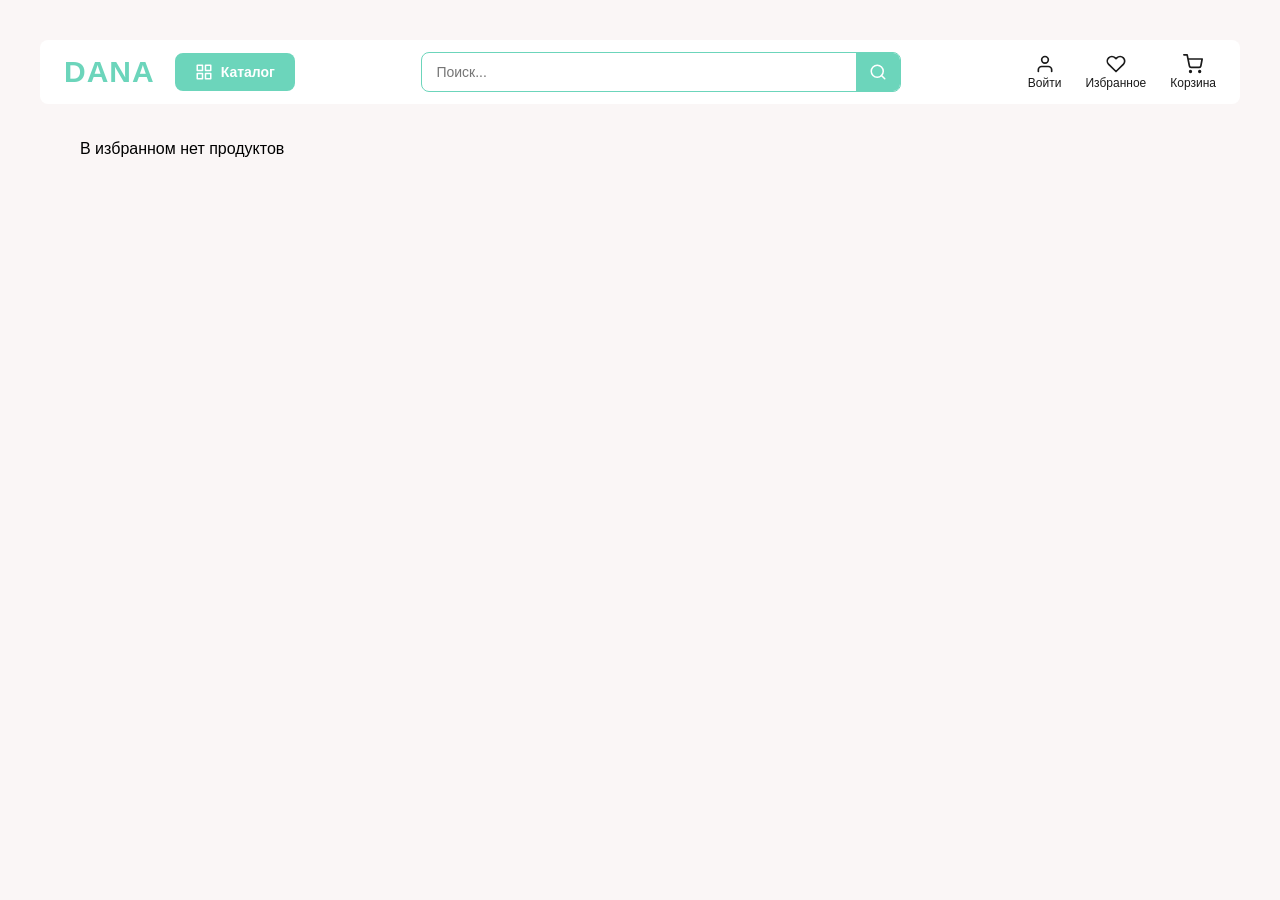
<file: favorites.html>
<!DOCTYPE html>
<html lang="ru">
<head>
    <meta charset="UTF-8">
    <meta name="viewport" content="width=device-width, initial-scale=1.0">
    <link rel="stylesheet" href="ozon.css">
    <title>online-store</title>
</head>
<body>
<header class="site-header">
    <div class="header-left">
        <a href="index.html" class="logo-link"><h1>DANA</h1></a>
        <div class="Navigation catalog-dropdown">
            <button class="catalog-btn" onclick="toggleCatalog()">
                <svg class="catalog-icon" width="18" height="18" viewBox="0 0 24 24" fill="none" stroke="currentColor" stroke-width="2" stroke-linecap="round" stroke-linejoin="round">
                    <rect x="3" y="3" width="7" height="7"></rect>
                    <rect x="14" y="3" width="7" height="7"></rect>
                    <rect x="3" y="14" width="7" height="7"></rect>
                    <rect x="14" y="14" width="7" height="7"></rect>
                </svg>
                <span>Каталог</span>
            </button>
            <div class="catalog-menu" id="catalog-menu">
                <div class="catalog-column">
                    <h4>Электроника</h4>
                    <a href="category.html?cat=1">Телефоны и смарт</a>
                    <a href="category.html?cat=2">Ноутбуки</a>
                    <a href="category.html?cat=3">Аксессуары</a>
                    <a href="category.html?cat=4">Игровые приставки</a>
                    <a href="category.html?cat=5">Наушники</a>
                    <a href="category.html?cat=6">Видеокамеры</a>
                </div>
                <div class="catalog-column">
                    <h4>Одежда</h4>
                    <a href="category.html?cat=7">Мужская одежда</a>
                    <a href="category.html?cat=8">Женская одежда</a>
                    <a href="category.html?cat=9">Детская одежда</a>
                </div>
                <div class="catalog-column">
                    <h4>Обувь</h4>
                    <a href="category.html?cat=16">Мужская обувь</a>
                    <a href="category.html?cat=17">Женская обувь</a>
                    <a href="category.html?cat=18">Детская обувь</a>
                </div>
                <div class="catalog-column">
                    <h4>Дом и сад</h4>
                    <a href="category.html?cat=10">Мебель</a>
                    <a href="category.html?cat=11">Посуда</a>
                    <a href="category.html?cat=12">Утварь</a>
                </div>
                <div class="catalog-column">
                    <h4>Красота и здоровье</h4>
                    <a href="category.html?cat=13">Уход за кожей</a>
                    <a href="category.html?cat=14">Уход за волосами</a>
                    <a href="category.html?cat=15">Базовые средства</a>
                </div>
            </div>
        </div>
    </div>

    <div class="search-bar">
        <input type="text" placeholder="Поиск..." class="search-input">
        <button class="search-btn" aria-label="Найти">
            <svg width="18" height="18" viewBox="0 0 24 24" fill="none" stroke="currentColor" stroke-width="2" stroke-linecap="round" stroke-linejoin="round">
                <circle cx="11" cy="11" r="8"></circle>
                <line x1="21" y1="21" x2="16.65" y2="16.65"></line>
            </svg>
        </button>
    </div>

     <nav class="navigation">
        <div class="Navigation">
            <a href="login.html">
                <svg width="20" height="20" viewBox="0 0 24 24" fill="none" stroke="currentColor" stroke-width="2" stroke-linecap="round" stroke-linejoin="round">
                    <path d="M20 21v-2a4 4 0 0 0-4-4H8a4 4 0 0 0-4 4v2"></path>
                    <circle cx="12" cy="7" r="4"></circle>
                </svg>
                <span>Войти</span>
            </a>
        </div>
        <div class="Navigation">
            <a href="favorites.html">
                <svg width="20" height="20" viewBox="0 0 24 24" fill="none" stroke="currentColor" stroke-width="2" stroke-linecap="round" stroke-linejoin="round">
                    <path d="M20.8 4.6a5.5 5.5 0 0 0-7.8 0L12 5.6l-1-1a5.5 5.5 0 0 0-7.8 7.8l1 1L12 21l7.8-7.6 1-1a5.5 5.5 0 0 0 0-7.8z"></path>
                </svg>
                <span>Избранное</span>
            </a>
        </div>
        <div class="Navigation">
            <a href="cart.html">
                <svg width="20" height="20" viewBox="0 0 24 24" fill="none" stroke="currentColor" stroke-width="2" stroke-linecap="round" stroke-linejoin="round">
                    <circle cx="9" cy="21" r="1"></circle>
                    <circle cx="20" cy="21" r="1"></circle>
                    <path d="M1 1h4l2.7 13.4a2 2 0 0 0 2 1.6h9.7a2 2 0 0 0 2-1.6L23 6H6"></path>
                </svg>
                <span>Корзина</span>
            </a>
        </div>
    </nav>
</header>



    <main class="catalog" id="favorites-list"></main>
   
    <script src="products.js"></script>
     <script src="cart.js"></script>
    <script>
        const favoriteId = getList('favorites');
        const favoriteProducts = products.filter(p => favoriteId.includes(p.id));

        const container = document.getElementById('favorites-list');

        if (favoriteProducts.length === 0) {
            container.innerHTML = "<p>В избранном нет продуктов</p>";
        } else {
           favoriteProducts.forEach(product => {
    const variant = product.variants[0];
    const oldPrice = variant.oldPrice;
    const discount = oldPrice ? Math.round((1 - variant.price / variant.oldPrice) * 100) : null;

    const card = document.createElement('div');
    card.className = 'product-card';
    card.innerHTML = `
        <a href="product.html?id=${product.id}">
            <img src="${product.images[0]}" alt="${product.name}">
            <h3>${product.name}</h3>
            <div class="brand-row">
                <svg width="14" height="14" viewBox="0 0 24 24" fill="none" stroke="currentColor" stroke-width="2" stroke-linecap="round" stroke-linejoin="round">
                    <path d="M20.59 13.41L13.42 20.58a2 2 0 0 1-2.83 0L2.59 12.58a2 2 0 0 1 0-2.83l7.17-7.17A2 2 0 0 1 11.17 2H18a2 2 0 0 1 2 2v6.83a2 2 0 0 1-.41 1.58z"></path>
                    <circle cx="7" cy="7" r="1"></circle>
                </svg>
                <span class="brand-name">${product.brand}</span>
            </div>
            <div class="rating">
                <span class="stars">★ ${product.rating}</span>
                <span class="reviews">${product.reviewCount} отзыва</span>
            </div>
            <div class="price-row">
                <span class="price">${variant.price} руб.</span>
                ${oldPrice ? `<span class="price-old">${oldPrice} руб.</span><span class="discount">-${discount}%</span>` : ''}
            </div>
        </a>
        <button class="remove-btn" onclick="removeFromFavorites(${product.id}); location.reload();">
            <svg width="16" height="16" viewBox="0 0 24 24" fill="none" stroke="currentColor" stroke-width="2" stroke-linecap="round" stroke-linejoin="round">
                <polyline points="3 6 5 6 21 6"></polyline>
                <path d="M19 6v14a2 2 0 0 1-2 2H7a2 2 0 0 1-2-2V6m3 0V4a2 2 0 0 1 2-2h4a2 2 0 0 1 2 2v2"></path>
            </svg>
            <span>Удалить из избранного</span>
        </button>
    `;
    container.appendChild(card);
});
            
        }
    </script>
</file>
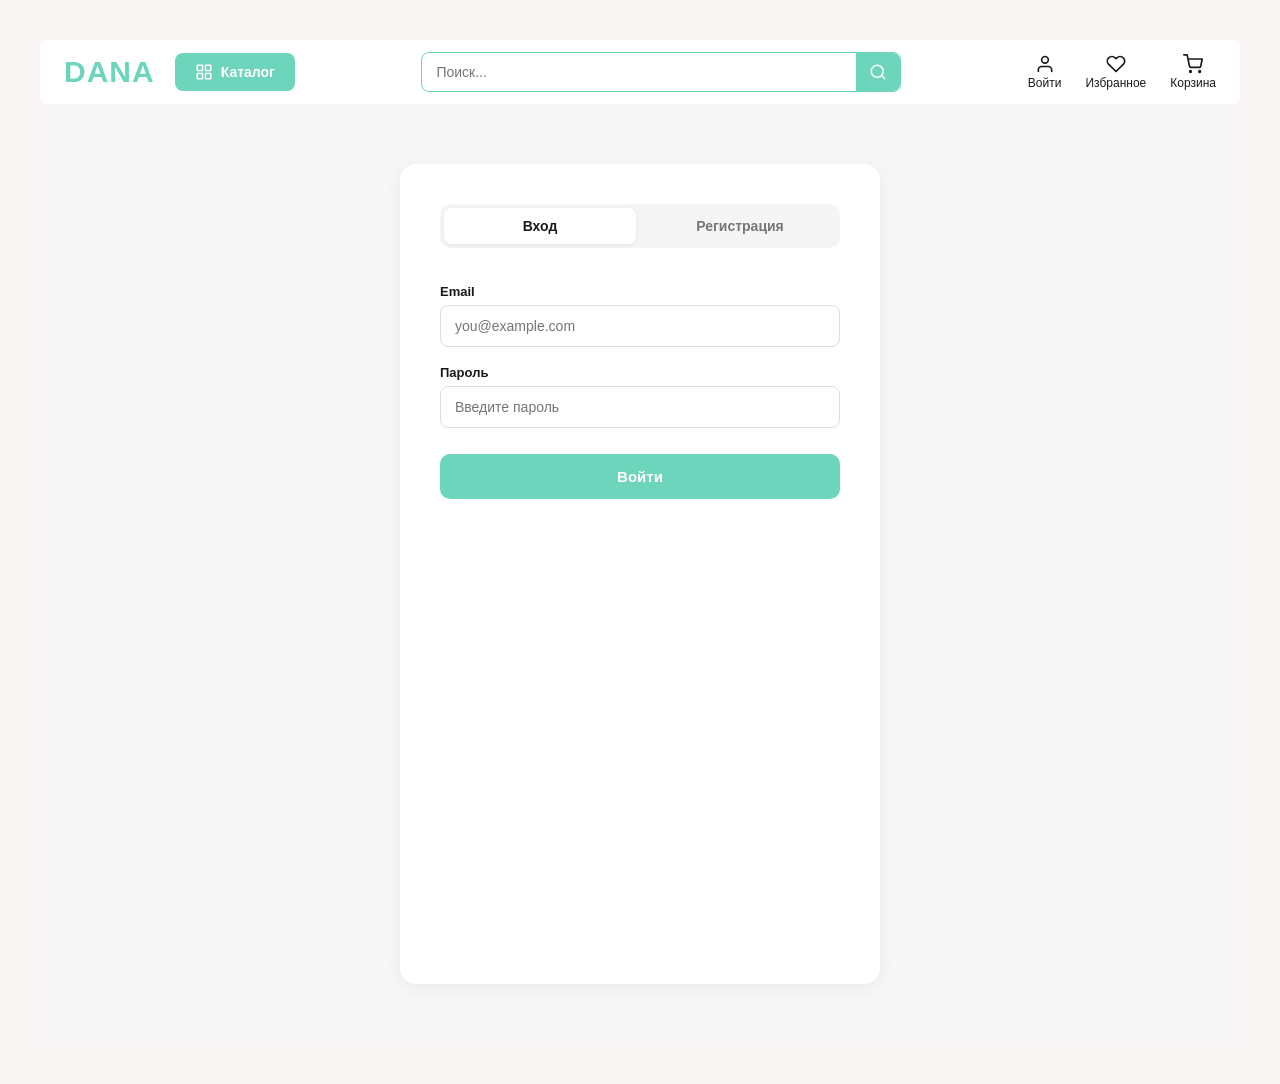
<file: login.html>
<!DOCTYPE html>
<html lang="ru">
<head>
    <meta charset="UTF-8">
    <meta name="viewport" content="width=device-width, initial-scale=1.0">
    <link rel="stylesheet" href="ozon.css">
    <title>online-store</title>
</head>
<body>
<header class="site-header">
    <div class="header-left">
        <a href="index.html" class="logo-link"><h1>DANA</h1></a>
        <div class="Navigation catalog-dropdown">
            <button class="catalog-btn" onclick="toggleCatalog()">
                <svg class="catalog-icon" width="18" height="18" viewBox="0 0 24 24" fill="none" stroke="currentColor" stroke-width="2" stroke-linecap="round" stroke-linejoin="round">
                    <rect x="3" y="3" width="7" height="7"></rect>
                    <rect x="14" y="3" width="7" height="7"></rect>
                    <rect x="3" y="14" width="7" height="7"></rect>
                    <rect x="14" y="14" width="7" height="7"></rect>
                </svg>
                <span>Каталог</span>
            </button>
            <div class="catalog-menu" id="catalog-menu">
                <div class="catalog-column">
                    <h4>Электроника</h4>
                    <a href="category.html?cat=1">Телефоны и смарт</a>
                    <a href="category.html?cat=2">Ноутбуки</a>
                    <a href="category.html?cat=3">Аксессуары</a>
                    <a href="category.html?cat=4">Игровые приставки</a>
                    <a href="category.html?cat=5">Наушники</a>
                    <a href="category.html?cat=6">Видеокамеры</a>
                </div>
                <div class="catalog-column">
                    <h4>Одежда</h4>
                    <a href="category.html?cat=7">Мужская одежда</a>
                    <a href="category.html?cat=8">Женская одежда</a>
                    <a href="category.html?cat=9">Детская одежда</a>
                </div>
                <div class="catalog-column">
                    <h4>Обувь</h4>
                    <a href="category.html?cat=16">Мужская обувь</a>
                    <a href="category.html?cat=17">Женская обувь</a>
                    <a href="category.html?cat=18">Детская обувь</a>
                </div>
                <div class="catalog-column">
                    <h4>Дом и сад</h4>
                    <a href="category.html?cat=10">Мебель</a>
                    <a href="category.html?cat=11">Посуда</a>
                    <a href="category.html?cat=12">Утварь</a>
                </div>
                <div class="catalog-column">
                    <h4>Красота и здоровье</h4>
                    <a href="category.html?cat=13">Уход за кожей</a>
                    <a href="category.html?cat=14">Уход за волосами</a>
                    <a href="category.html?cat=15">Базовые средства</a>
                </div>
            </div>
        </div>
    </div>

    <div class="search-bar">
        <input type="text" placeholder="Поиск..." class="search-input">
        <button class="search-btn" aria-label="Найти">
            <svg width="18" height="18" viewBox="0 0 24 24" fill="none" stroke="currentColor" stroke-width="2" stroke-linecap="round" stroke-linejoin="round">
                <circle cx="11" cy="11" r="8"></circle>
                <line x1="21" y1="21" x2="16.65" y2="16.65"></line>
            </svg>
        </button>
    </div>

     <nav class="navigation">
        <div class="Navigation">
            <a href="login.html">
                <svg width="20" height="20" viewBox="0 0 24 24" fill="none" stroke="currentColor" stroke-width="2" stroke-linecap="round" stroke-linejoin="round">
                    <path d="M20 21v-2a4 4 0 0 0-4-4H8a4 4 0 0 0-4 4v2"></path>
                    <circle cx="12" cy="7" r="4"></circle>
                </svg>
                <span>Войти</span>
            </a>
        </div>
        <div class="Navigation">
            <a href="favorites.html">
                <svg width="20" height="20" viewBox="0 0 24 24" fill="none" stroke="currentColor" stroke-width="2" stroke-linecap="round" stroke-linejoin="round">
                    <path d="M20.8 4.6a5.5 5.5 0 0 0-7.8 0L12 5.6l-1-1a5.5 5.5 0 0 0-7.8 7.8l1 1L12 21l7.8-7.6 1-1a5.5 5.5 0 0 0 0-7.8z"></path>
                </svg>
                <span>Избранное</span>
            </a>
        </div>
        <div class="Navigation">
            <a href="cart.html">
                <svg width="20" height="20" viewBox="0 0 24 24" fill="none" stroke="currentColor" stroke-width="2" stroke-linecap="round" stroke-linejoin="round">
                    <circle cx="9" cy="21" r="1"></circle>
                    <circle cx="20" cy="21" r="1"></circle>
                    <path d="M1 1h4l2.7 13.4a2 2 0 0 0 2 1.6h9.7a2 2 0 0 0 2-1.6L23 6H6"></path>
                </svg>
                <span>Корзина</span>
            </a>
        </div>
    </nav>
</header>

<main class="auth-page">
    <div class="auth-container">
        <div class="auth-tabs">
            <button class="auth-tab active" id="tab-login">Вход</button>
            <button class="auth-tab" id="tab-register">Регистрация</button>
        </div>

        <form id="login-form" class="auth-form">
            <label>Email</label>
            <input type="email" id="login-email" placeholder="you@example.com" required>

            <label>Пароль</label>
            <input type="password" id="login-password" placeholder="Введите пароль" required>

            <button type="submit" class="btn-primary auth-submit">Войти</button>
            <p class="auth-error" id="login-error"></p>
        </form>

        <form id="register-form" class="auth-form" style="display: none;">
            <label>Имя</label>
            <input type="text" id="register-name" placeholder="Ваше имя" required>

            <label>Email</label>
            <input type="email" id="register-email" placeholder="you@example.com" required>

            <label>Пароль</label>
            <input type="password" id="register-password" placeholder="Придумайте пароль" required>

            <button type="submit" class="btn-primary auth-submit">Зарегистрироваться</button>
            <p class="auth-error" id="register-error"></p>
        </form>
    </div>
</main>

<script src="products.js"></script>
<script src="cart.js"></script>
<script src="auth.js"></script>
</body>
</html>  

</div>

<script src="products.js"></script>
<script src="cart.js"></script>
</file>
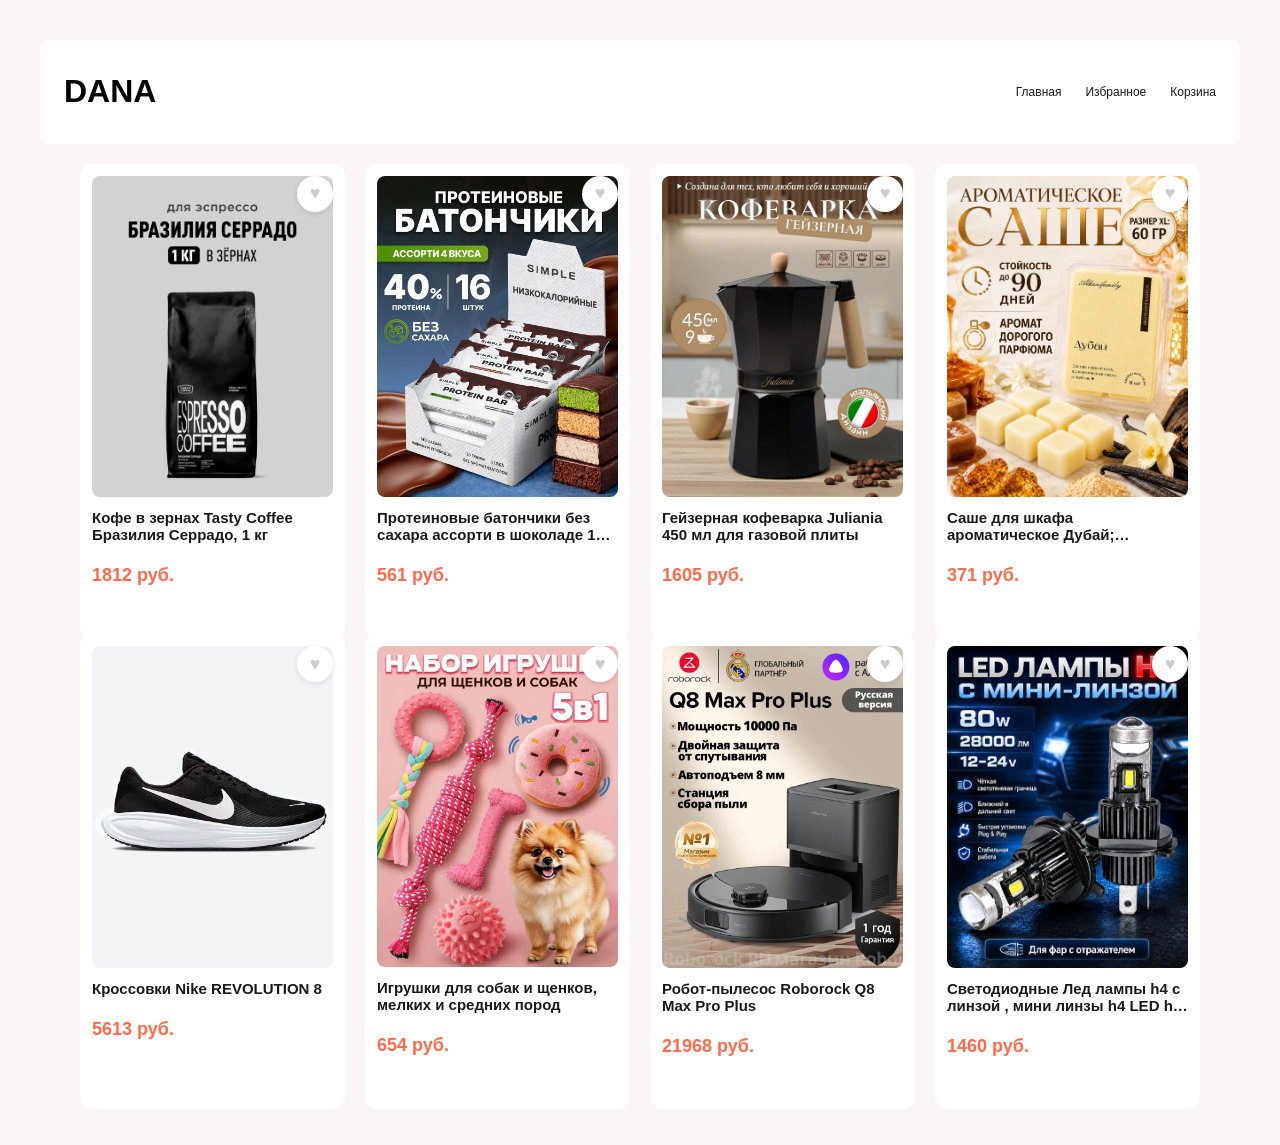
<file: ozon.html>
<!DOCTYPE html>
<html lang="ru">
<head>
    <meta charset="UTF-8">
    <meta name="viewport" content="width=device-width, initial-scale=1.0">
    <link rel="stylesheet" href="ozon.css">
    <title>online-store</title>
</head>
<body>
    <header class="site-header">
        <h1>DANA</h1>
        <nav class="navigation">
            <div class="Navigation"><a href="ozon.html">Главная</a></div>
            <div class="Navigation"><a href="favorites.html">Избранное</a></div>
            <div class="Navigation"><a href="cart.html">Корзина</a></div>
        </nav>
    </header>

    <main class="catalog">
        <div class="product-card">
             <button class="favorite-btn" onclick="handleFavoriteClick(this, 1)">♥</button> 
             <a href="product.html?id=1">
                <img src="image/coffee.jpg" alt="Product Image">
                <h3>Кофе в зернах Tasty Coffee Бразилия Серрадо, 1 кг</h3>
                <p class="price">1812 руб.</p>
            </a>
        </div>
        <div class="product-card">
             <button class="favorite-btn" onclick="handleFavoriteClick(this, 2)">♥</button> 
             <a href="product.html?id=2">
                <img src="image/batonchik.jpg" alt="Product Image">
                <h3>Протеиновые батончики без сахара ассорти в шоколаде 16 шт</h3>
                <p class="price">561 руб.</p>
            </a>
        </div>
        <div class="product-card">
             <button class="favorite-btn" onclick="handleFavoriteClick(this, 3)">♥</button> 
             <a href="product.html?id=3">
                <img src="image/8511828697.jpg" alt="Product Image">
                <h3>Гейзерная кофеварка Juliania 450 мл для газовой плиты</h3>
                <p class="price">1605 руб.</p>
            </a>  
            </div>
        <div class="product-card">
             <button class="favorite-btn" onclick="handleFavoriteClick(this, 4)">♥</button> 
             <a href="product.html?id=4">
                <img src="image/10925542141.jpg" alt="Product Image">
                <h3>Саше для шкафа ароматическое Дубай; Ароматизатор для шкафа 6 шт Alkari Candles</h3>
                <p class="price">371 руб.</p>
            </a>   
        </div>
        <div class="product-card">
             <button class="favorite-btn" onclick="handleFavoriteClick(this, 5)">♥</button> 
             <a href="product.html?id=5">
                <img src="image/cros1.jpg" alt="Product Image">
                <h3>Кроссовки Nike REVOLUTION 8</h3>
                <p class="price">5613 руб.</p>
            </a>
        </div>
        <div class="product-card">
             <button class="favorite-btn" onclick="handleFavoriteClick(this, 6)">♥</button> 
             <a href="product.html?id=6">
                <img src="image/dog1.jpg" alt="Product Image">
                <h3>Игрушки для собак и щенков, мелких и средних пород</h3>
                <p class="price">654 руб.</p>
            </a>
        </div>
        <div class="product-card">
             <button class="favorite-btn" onclick="handleFavoriteClick(this, 7)">♥</button> 
             <a href="product.html?id=7">
                <img src="image/pol1.jpg" alt="Product Image">
                <h3>Робот-пылесос Roborock Q8 Max Pro Plus</h3>
                <p class="price">21968 руб.</p>
            </a>
        </div>
        </div>
        <div class="product-card">
             <button class="favorite-btn" onclick="handleFavoriteClick(this, 8)">♥</button> 
             <a href="product.html?id=8">
                <img src="image/cvet1.jpg" alt="Product Image">
                <h3>Светодиодные Лед лампы h4 с линзой , мини линзы h4 LED h4 2 шт</h3>
                <p class="price">1460 руб.</p>
            </a>
        </div>
        </div>
    </main>
    <script src="products.js"></script>
    <script src="cart.js"></script>

        
  
</body>
</html>
</file>
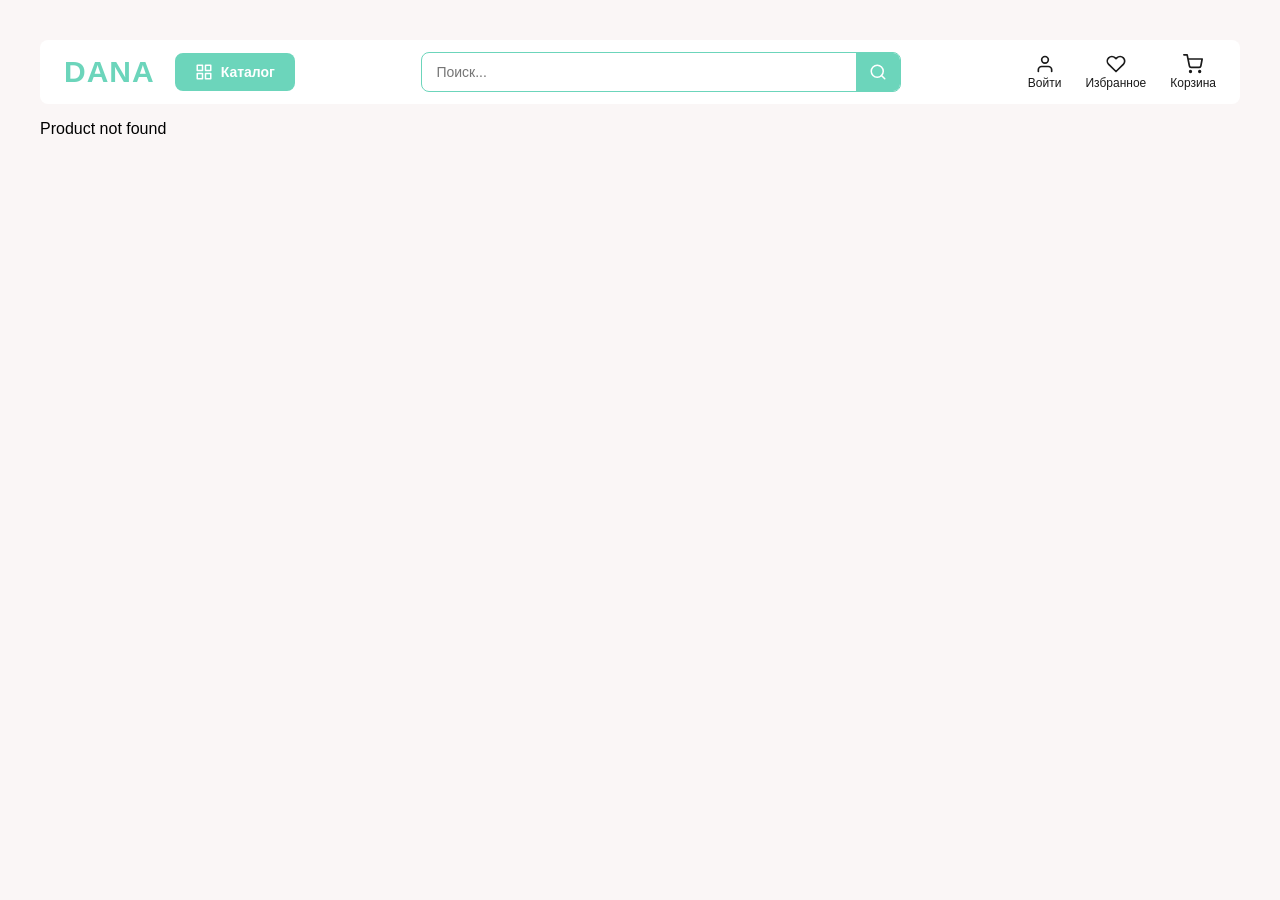
<file: product.html>
<!DOCTYPE html>
<html lang="ru">
<head>
    <meta charset="UTF-8">
    <meta name="viewport" content="width=device-width, initial-scale=1.0">
    <link rel="stylesheet" href="ozon.css">
    <title>online-store</title>
</head>
<body>
   <header class="site-header">
    <div class="header-left">
        <a href="index.html" class="logo-link"><h1>DANA</h1></a>
        <div class="Navigation catalog-dropdown">
            <button class="catalog-btn" onclick="toggleCatalog()">
                <svg class="catalog-icon" width="18" height="18" viewBox="0 0 24 24" fill="none" stroke="currentColor" stroke-width="2" stroke-linecap="round" stroke-linejoin="round">
                    <rect x="3" y="3" width="7" height="7"></rect>
                    <rect x="14" y="3" width="7" height="7"></rect>
                    <rect x="3" y="14" width="7" height="7"></rect>
                    <rect x="14" y="14" width="7" height="7"></rect>
                </svg>
                <span>Каталог</span>
            </button>
            <div class="catalog-menu" id="catalog-menu">
                <div class="catalog-column">
                    <h4>Электроника</h4>
                    <a href="category.html?cat=1">Телефоны и смарт</a>
                    <a href="category.html?cat=2">Ноутбуки</a>
                    <a href="category.html?cat=3">Аксессуары</a>
                    <a href="category.html?cat=4">Игровые приставки</a>
                    <a href="category.html?cat=5">Наушники</a>
                    <a href="category.html?cat=6">Видеокамеры</a>
                </div>
                <div class="catalog-column">
                    <h4>Одежда</h4>
                    <a href="category.html?cat=7">Мужская одежда</a>
                    <a href="category.html?cat=8">Женская одежда</a>
                    <a href="category.html?cat=9">Детская одежда</a>
                </div>
                <div class="catalog-column">
                    <h4>Обувь</h4>
                    <a href="category.html?cat=16">Мужская обувь</a>
                    <a href="category.html?cat=17">Женская обувь</a>
                    <a href="category.html?cat=18">Детская обувь</a>
                </div>
                <div class="catalog-column">
                    <h4>Дом и сад</h4>
                    <a href="category.html?cat=10">Мебель</a>
                    <a href="category.html?cat=11">Посуда</a>
                    <a href="category.html?cat=12">Утварь</a>
                </div>
                <div class="catalog-column">
                    <h4>Красота и здоровье</h4>
                    <a href="category.html?cat=13">Уход за кожей</a>
                    <a href="category.html?cat=14">Уход за волосами</a>
                    <a href="category.html?cat=15">Базовые средства</a>
                </div>
            </div>
        </div>
    </div>

    <div class="search-bar">
        <input type="text" placeholder="Поиск..." class="search-input">
        <button class="search-btn" aria-label="Найти">
            <svg width="18" height="18" viewBox="0 0 24 24" fill="none" stroke="currentColor" stroke-width="2" stroke-linecap="round" stroke-linejoin="round">
                <circle cx="11" cy="11" r="8"></circle>
                <line x1="21" y1="21" x2="16.65" y2="16.65"></line>
            </svg>
        </button>
    </div>

     <nav class="navigation">
        <div class="Navigation">
            <a href="login.html">
                <svg width="20" height="20" viewBox="0 0 24 24" fill="none" stroke="currentColor" stroke-width="2" stroke-linecap="round" stroke-linejoin="round">
                    <path d="M20 21v-2a4 4 0 0 0-4-4H8a4 4 0 0 0-4 4v2"></path>
                    <circle cx="12" cy="7" r="4"></circle>
                </svg>
                <span>Войти</span>
            </a>
        </div>
        <div class="Navigation">
            <a href="favorites.html">
                <svg width="20" height="20" viewBox="0 0 24 24" fill="none" stroke="currentColor" stroke-width="2" stroke-linecap="round" stroke-linejoin="round">
                    <path d="M20.8 4.6a5.5 5.5 0 0 0-7.8 0L12 5.6l-1-1a5.5 5.5 0 0 0-7.8 7.8l1 1L12 21l7.8-7.6 1-1a5.5 5.5 0 0 0 0-7.8z"></path>
                </svg>
                <span>Избранное</span>
            </a>
        </div>
        <div class="Navigation">
            <a href="cart.html">
                <svg width="20" height="20" viewBox="0 0 24 24" fill="none" stroke="currentColor" stroke-width="2" stroke-linecap="round" stroke-linejoin="round">
                    <circle cx="9" cy="21" r="1"></circle>
                    <circle cx="20" cy="21" r="1"></circle>
                    <path d="M1 1h4l2.7 13.4a2 2 0 0 0 2 1.6h9.7a2 2 0 0 0 2-1.6L23 6H6"></path>
                </svg>
                <span>Корзина</span>
            </a>
        </div>
    </nav>
</header>


    <main class="product-detail" id="product-detail"></main>

    <script src="products.js"></script>
    <script src="cart.js"></script>

    <script>
        const params = new URLSearchParams(window.location.search);
        const id = Number(params.get('id'));

        // Find product in the products array
        const product = products.find(p => p.id === id);

        if (product) {
            document.getElementById('product-detail').innerHTML = `

    <div class="product-layout">
        <div class="product-gallery">
            <img id="main-image" src="${product.images[0]}" alt="${product.name}">
            <div id="thumbnails"></div>
        </div>
        <div class="product-header">
        <h1>${product.name}</h1>
        <div class="brand-row">
            <svg width="16" height="16" viewBox="0 0 24 24" fill="none" stroke="currentColor" stroke-width="2" stroke-linecap="round" stroke-linejoin="round">
                <path d="M20.59 13.41L13.42 20.58a2 2 0 0 1-2.83 0L2.59 12.58a2 2 0 0 1 0-2.83l7.17-7.17A2 2 0 0 1 11.17 2H18a2 2 0 0 1 2 2v6.83a2 2 0 0 1-.41 1.58z"></path>
                <circle cx="7" cy="7" r="1"></circle>
            </svg>
            <span class="brand-name">${product.brand}</span>
        </div>
        <div class="rating">
            <span class="stars">★ ${product.rating}</span>
            <span class="reviews">${product.reviewCount} отзыва</span>
        </div>
    </div>

        <div class="product-about">
            <h2>О товаре</h2>
            <table id="characteristics-table"></table>
        </div>

        <div class="product-info">
            <div class="price-row product-price-row">
                <span class="price" id="price-display"></span>
                <span class="price-old" id="price-old-display"></span>
                <span class="discount" id="discount-display"></span>
            </div>

            <div id="weight-buttons"></div>

            <div class="action-buttons">
                <button>Добавить в корзину</button>
                <button class="btn-secondary">Купить сейчас</button>
            </div>

            <button class="btn-secondary favorite-toggle-btn" onclick="handleFavoriteClick(this, ${product.id})">
                <svg width="18" height="18" viewBox="0 0 24 24" fill="none" stroke="currentColor" stroke-width="2" stroke-linecap="round" stroke-linejoin="round">
                    <path d="M20.8 4.6a5.5 5.5 0 0 0-7.8 0L12 5.6l-1-1a5.5 5.5 0 0 0-7.8 7.8l1 1L12 21l7.8-7.6 1-1a5.5 5.5 0 0 0 0-7.8z"></path>
                </svg>
                <span>Добавить в избранное</span>
            </button>
        </div>
    </div>

    <section class="product-description-section">
        <h2>Описание</h2>
        <p class="description">${product.description}</p>
    </section>

    <section class="recommended">
        <h2>Рекомендуем также</h2>
        <div class="recommended-grid" id="recommended-grid"></div>
    </section>
`;

            const mainImage = document.getElementById('main-image');
            const thumbnails = document.getElementById('thumbnails');

            product.images.forEach(imgSrc => {
                const thumb = document.createElement('img');
                thumb.src = imgSrc;
                thumb.classList.add('thumbnail');

                thumb.addEventListener('click', () => {
                    mainImage.src = imgSrc;
                });

                thumbnails.appendChild(thumb);
            });

            const weightButtons = document.getElementById('weight-buttons');
const priceDisplay = document.getElementById('price-display');
const priceOldDisplay = document.getElementById('price-old-display');
const discountDisplay = document.getElementById('discount-display');

function renderPrice(variant) {
    priceDisplay.textContent = variant.price + " руб.";

    if (variant.oldPrice && variant.oldPrice > variant.price) {
        const discountPercent = Math.round((1 - variant.price / variant.oldPrice) * 100);
        priceOldDisplay.textContent = variant.oldPrice + " руб.";
        discountDisplay.textContent = "-" + discountPercent + "%";
        priceOldDisplay.style.display = "inline";
        discountDisplay.style.display = "inline";
    } else {
        priceOldDisplay.style.display = "none";
        discountDisplay.style.display = "none";
    }
}

let selectedVariant = product.variants[0];
renderPrice(selectedVariant);

product.variants.forEach(variant => {
    const button = document.createElement('button');
    button.textContent = variant.weight;

    button.addEventListener('click', () => {
        renderPrice(variant);
        selectedVariant = variant;

        document.querySelectorAll('#weight-buttons button').forEach(btn => {
            btn.classList.remove('selected');
        });
        button.classList.add('selected');
    });

    weightButtons.appendChild(button);
});

const table = document.getElementById('characteristics-table');

for (const key in product.characteristics) {
    const row = document.createElement('tr');
    row.innerHTML = `<td>${key}</td><td>${product.characteristics[key]}</td>`;
    table.appendChild(row);
}
document.querySelector('.action-buttons button:nth-child(1)').addEventListener('click', () => {
    addToCart(product.id, selectedVariant);
});

document.querySelector('.action-buttons button:nth-child(2)').addEventListener('click', () => {
    buyNow(product.id, selectedVariant);
});
const recommendedGrid = document.getElementById('recommended-grid');
const recommended = products.filter(p => p.id !== product.id).slice(0, 5);

recommended.forEach(item => {
    const card = document.createElement('div');
    card.className = 'product-card';
    const mainPrice = item.variants[0].price;
    const oldPrice = item.variants[0].oldPrice;
    const discount = oldPrice ? Math.round((1 - mainPrice / oldPrice) * 100) : null;

    card.innerHTML = `
        <button class="favorite-btn" onclick="event.preventDefault(); handleFavoriteClick(this, ${item.id})">♡</button>
        <a href="product.html?id=${item.id}">
            <img src="${item.images[0]}" alt="${item.name}">
            <h3>${item.name}</h3>
            <div class="rating">
                <span class="stars">★ ${item.rating}</span>
                <span class="reviews">${item.reviewCount} отзыва</span>
            </div>
            <div class="price-row">
                <span class="price">${mainPrice} руб.</span>
                ${oldPrice ? `<span class="price-old">${oldPrice} руб.</span><span class="discount">-${discount}%</span>` : ''}
            </div>
        </a>
    `;
    recommendedGrid.appendChild(card);
});

} else {
    document.getElementById('product-detail').innerHTML = "<p>Product not found</p>";
}
    </script>
</body>
</html>
</file>
<file: ozon.css>
body {
    font-family: Arial, sans-serif;
    margin: 30px;
    padding: 10px;
    background-color: #faf6f6;
}

/* Шапка сайта */
.site-header {
    position: sticky;
    top: 0;
    background-color: #ffffff;
    z-index: 1000;
    width: 100%;
    box-sizing: border-box;
    display: flex;
    justify-content: space-between;
    align-items: center;
    padding: 12px 24px;
    gap: 20px;
    border-radius: 8px;
}   

.header-left {
    display: flex;
    align-items: center;
    gap: 20px;
    flex-shrink: 0;
}

.logo-link {
    text-decoration: none;
    color: inherit;
}

.logo-link h1 {
    margin: 0;
    padding: 0;
    color: #6cd5bb;
    font-weight: 800;
    font-size: 30px;
    letter-spacing: 1px;
    border-bottom: none;
}

.navigation {
    display: flex;
    align-items: center;
    justify-content: center;
    gap: 24px;
}

.navigation .Navigation a {
    display: flex;
    flex-direction: column;
    align-items: center;
    gap: 2px;
    color: #1a1a1a;
    text-decoration: none;
    font-weight: 500;
    font-size: 12px;
    transition: color 0.2s;
}

.navigation .Navigation a:hover {
    color: #6cd5bb;
}

/* Каталог (dropdown) */
.catalog-dropdown {
    position: relative;
}

.catalog-btn {
    display: flex;
    align-items: center;
    gap: 8px;
    background-color: #6cd5bb;
    color: #ffffff;
    border: none;
    padding: 10px 20px;
    border-radius: 8px;
    cursor: pointer;
    transition: background 0.2s, transform 0.1s ease;
    font-size: 14px;
    font-weight: 600;
}

.catalog-btn:hover {
    background: #58bfa6;
    transform: translateY(-1px);
}

.catalog-icon {
    flex-shrink: 0;
}

.catalog-menu {
    display: none;
    position: absolute;
    top: calc(100% + 10px);
    left: 0;
    background: #fff;
    padding: 24px;
    border-radius: 12px;
    box-shadow: 0 12px 32px rgba(0, 0, 0, 0.15);
    grid-template-columns: repeat(4, 180px);
    gap: 24px;
    z-index: 100;
}

.catalog-menu.open {
    display: grid;
}

.catalog-menu.multi-column {
    padding: 20px;
    gap: 24px;
    grid-template-columns: repeat(3, 200px);
    display: none;
}

.catalog-dropdown:hover .catalog-menu.multi-column {
    display: grid;
}

.catalog-column h4 {
    color: #1A1A1A;
    font-size: 14px;
    margin: 0 0 10px;
}

.catalog-column a {
    display: block;
    color: #767676;
    text-decoration: none;
    font-size: 14px;
    padding: 6px 0;
}

.catalog-column a:hover {
    color: #FF6B4A;
}

/* Поисковая строка */
.search-bar {
    flex: 1;
    display: flex;
    align-items: stretch;
    max-width: 480px;
    height: 40px;
    background-color: #fff;
    border-radius: 8px;
    overflow: hidden;
    border: 1.5px solid #6cd5bb;
    box-sizing: border-box;
}

.search-input {
    flex: 1;
    min-width: 0;
    border: none;
    outline: none;
    padding: 0 14px;
    font-size: 14px;
    background: transparent;
}

.search-btn {
    border: none;
    background-color: #6cd5bb;
    color: #fff;
    width: 44px;
    flex-shrink: 0;
    display: flex;
    align-items: center;
    justify-content: center;
    cursor: pointer;
    transition: background 0.2s;
}

.search-btn:hover {
    background-color: #58bfa6;
}

/* Промо-баннер */
.promo-banner {
    position: relative;
    width: 100%;
    height: 200px;
    border-radius: 12px;
    overflow: hidden;
    margin: 16px 0;
}

.banner-image {
    width: 100%;
    height: 100%;
    object-fit: cover;
    display: block;
}

.banner-content {
    position: absolute;
    top: 50%;
    left: 40px;
    transform: translateY(-50%);
    color: #fff;
    max-width: 400px;
}

.banner-content h2 {
    font-size: 32px;
    line-height: 1.2;
    margin: 0 0 8px 0;
    text-shadow: 0 2px 8px rgba(0,0,0,0.3);
}

.banner-content p {
    font-size: 16px;
    margin: 0 0 16px 0;
}

.banner-badge {
    display: inline-block;
    background-color: #ffffff;
    color: #6cd5bb;
    padding: 10px 20px;
    border-radius: 24px;
    font-weight: 700;
    font-size: 18px;
}

/* Сетка каталога — 4 карточки в ряд */
.catalog {
    display: grid;
    grid-template-columns: repeat(5, 1fr);
    gap: 20px;
    padding: 20px 40px;
}

/* Карточка товара */
.favorite-btn {
    position: absolute;
    top: 12px;
    right: 12px;
    background: #fff;
    border: none;
    border-radius: 50%;
    width: 36px;
    height: 36px;
    font-size: 18px;
    cursor: pointer;
    transition: color 0.2s, transform 0.2s;
    color: #ccc;
    box-shadow: 0 2px 6px rgba(0,0,0,0.1);
    z-index: 2;
}

.favorite-btn:hover {
    transform: scale(1.1);
}

.favorite-btn.active {
    color: #b41a1abc;
}

.product-card {
    position: relative;
    background: #fff;
    border-radius: 12px;
    padding: 12px;
    display: flex;
    flex-direction: column;
    height: 100%;
}

.product-card:hover {
    transform: translateY(-4px);
    box-shadow: 0 8px 20px rgba(0,0,0,0.08);
}

.product-card a {
    text-decoration: none;
    color: inherit;
    display: flex;
    flex-direction: column;
    flex: 1;
}

.product-card h3 {
    color: #1A1A1A;
    font-size: 15px;
    margin: 12px 0 6px;
    overflow: hidden;
    -webkit-line-clamp: 2;
    -webkit-box-orient: vertical;
    display: -webkit-box;
    width: 100%;
    flex: 0 0 auto;
}

.product-card .price {
    width: 100%;
    color: #FF6B4A;
    font-weight: 700;
    font-size: 18px;
}

.product-card img {
    width: 100%;
    height: auto;
    object-fit: cover;
    border-radius: 8px;
    display: block;
}

/* Страница товара */
#main-image {
    width: 100%;
    max-width: 600px;
    height: 600px;
    object-fit: contain;
    background: #f5f5f5;
    display: block;
}

#thumbnails {
    display: flex;
    gap: 8px;
    margin-top: 10px;
}

.thumbnail {
    width: 80px;
    height: 80px;
    object-fit: cover;
    cursor: pointer;
    border: 2px solid transparent;
    border-radius: 4px;
}

.thumbnail:hover {
    border-color: #999;
}

.product-layout {
    display: grid;
    grid-template-columns: 450px 1fr 320px;
    grid-template-rows: auto 1fr;
    gap: 12px 40px;
    padding: 40px;
    max-width: 1300px;
}

.product-gallery {
    grid-column: 1;
    grid-row: 1 / 3;
}

.product-info {
    flex: 0 0 320px;
}

.product-info h1 {
    font-size: 26px;
    color: #1A1A1A;
    margin-top: 0;
}
.product-about {
    flex: 1;
    min-width: 280px;
}

.product-about h2 {
    font-size: 18px;
    padding: 0;
    margin: 0 0 16px 0;
}

.product-header {
    grid-column: 2/4;
    grid-row: 1;
}

.product-header h1 {
    font-size: 26px;
    color: #1A1A1A;
    margin: 0 0 8px 0;
}

.product-header .brand-row {
    margin: 0 0 8px 0;
}

.product-header .rating {
    margin: 0;
}

.description {
    color: #767676;
    line-height: 1.5;
}

/* Кнопки веса */
#weight-buttons {
    display: flex;
    gap: 8px;
    margin: 16px 0;
}

#weight-buttons button {
    padding: 8px 16px;
    border: 1px solid #ddd;
    border-radius: 8px;
    background: #fff;
    cursor: pointer;
    transition: border-color 0.2s;
}

#weight-buttons button:hover {
    border-color: #FF6B4A;
}

.price {
    font-size: 32px;
    font-weight: 700;
    color: #FF6B4A;
    margin: 16px 0;
}

/* Кнопки действий */
.action-buttons {
    display: flex;
    gap: 12px;
    margin-top: 20px;
    flex-wrap: wrap;
}

.action-buttons button {
    padding: 14px 24px;
    border-radius: 10px;
    font-size: 15px;
    font-weight: 600;
    cursor: pointer;
    border: none;
    transition: all 0.2s;
}

.action-buttons button:first-child {
    background: #FF6B4A;
    color: #fff;
}

.action-buttons button:first-child:hover {
    background: #e85a3a;
    transform: translateY(-2px);
}

.action-buttons button:not(:first-child) {
    background: #fff;
    color: #1A1A1A;
    border: 1px solid #ddd;
}

.action-buttons button:not(:first-child):hover {
    border-color: #FF6B4A;
    color: #FF6B4A;
}

.btn-primary {
    background: #FF6B4A;
    color: #fff;
    border: none;
    padding: 14px 28px;
    border-radius: 10px;
    font-weight: 600;
    cursor: pointer;
    transition: background 0.2s;
}

.btn-primary:hover {
    background: #e85a3a;
}

.btn-secondary {
    background: #fff;
    color: #1A1A1A;
    border: 1px solid #ddd;
    padding: 14px 20px;
    border-radius: 10px;
    cursor: pointer;
    transition: border-color 0.2s;
}

.btn-secondary:hover {
    border-color: #FF6B4A;
}

/* Таблица характеристик */
#characteristics-table {
    width: 100%;
    max-width: 600px;
    margin: 0 40px 40px;
    border-collapse: collapse;
}

#characteristics-table td {
    padding: 12px 8px;
    border-bottom: 1px solid #eee;
}

#characteristics-table td:first-child {
    color: #767676;
    width: 40%;
}

h2 {
    padding: 0 40px;
    color: #1A1A1A;
}

.cart-total {
    text-align: right;
    margin-top: 20px;
    padding: 20px 40px;
    grid-column: 1 / -1;
    border-top: 2px solid #eee;
}

.cart-total h2 {
    color: #ff6b4a;
}

.sale-badge {
    display: inline-flex;
    align-items: center;
    gap: 4px;
    background-color: #ff3b7f;
    color: #fff;
    font-size: 12px;
    font-weight: 700;
    padding: 4px 10px;
    border-radius: 16px;
    margin-bottom: 8px;
}

.rating {
    display: flex;
    align-items: center;
    gap: 8px;
    margin: 6px 0;
    font-size: 13px;
}

.stars {
    color: #ffb800;
    font-weight: 700;
}

.reviews {
    color: #767676;
}

.product-card .price-row {
    display: flex;
    align-items: baseline;
    gap: 8px;
    flex-wrap: nowrap;
    justify-content: flex-start;
    margin-top: 6px;
}

.product-description-section {
    padding: 0 40px 40px;
    max-width: 900px;
}

.product-description-section h2 {
    padding: 0;
    margin: 12px;
}
.product-card .price-row .price {
    width: auto !important;
    display: inline;
    white-space: nowrap;
    color: #FF6B4A;
    font-weight: 700;
    font-size: 18px;
}

.price-old {
    display: inline;
    width: auto;
    white-space: nowrap;
    color: #a0a0a0;
    font-size: 14px;
    text-decoration: line-through;
}

.product-card .discount {
    display: inline;
    white-space: nowrap;
    color: #ff3b7f;
    font-weight: 700;
    font-size: 14px;
}

.brand-row {
    display: flex;
    align-items: center;
    gap: 6px;
    margin-bottom: 8px 0;
    font-size: 14px;
    color: #767676;
    
}
 .brand-name {
    font-weight: 600;
    color: #1A1A1A;
}

.favorite-btn-full {
    display: flex;
    align-items: center;
    gap: 8px;
    width: 100%;
    justify-content: center;
    max-width: 260px;
    margin-top: 12px;
    border: 2px solid #ff3b7f;

}
.favorite-toggle-btn {
    display: inline-flex;
    align-items: center;
    justify-content: center;
    gap: 8px;
    width: auto;
    margin-top: 12px;
    border: 2px solid #ddd;
    padding: 14px 20px;
    font-weight: 600;
    font-size: 15px;
    color: #1A1A1A;
}

.favorite-btn-full:hover {
    background-color: #ff3b7f;
    color: #ff3b7f;
}

.favorite-btn-full:active svg {
    fill: #ff3b7f;
    stroke: #ff3b7f;
}

.recommended-grid {
    display: grid;
    grid-template-columns: repeat(5, 1fr);
    gap: 16px;
}
.recommended-grid .product-card img {
    width: 100%;
    height: auto;
    object-fit: cover;
    border-radius: 8px;
}

.remove-btn {
    display: flex;
    align-items: center;
    justify-content: center;
    gap: 6px;
    width: 100%;
    background: #fff;
    border: 2px solid #ddd;
    color: #767676;
    padding: 10px 16px;
    border-radius: 8px;
    font-size: 13px;
    font-weight: 600;
    cursor: pointer;
    margin-top: 8px;
    transition: border-color 0.2s, color 0.2s, background 0.2s;
}

.remove-btn:hover {
    border-color: #ff3b7f;
    color: #ff3b7f;
    background: #fff5f8;
}

.category-layout {
    display: flex;
    gap: 32px;
    padding: 24px 40px;
    align-items: flex-start;
}

.category-sidebar {
    flex: 0 0 240px;
    background: #fff;
    border-radius: 12px;
    padding: 20px;
}

.category-sidebar h3 {
    font-size: 16px;
    margin: 0 0 12px 0;
    color: #1A1A1A;
}

.category-sidebar ul {
    list-style: none;
    padding: 0;
    margin: 0;
}

.category-sidebar li {
    margin-bottom: 4px;
}

.category-sidebar a {
    display: block;
    padding: 8px 12px;
    border-radius: 8px;
    transition: background-color 0.2s;
    text-decoration: none;
    color: #767676;
    font-size: 14px;
}

.category-sidebar a:hover {
    background-color: #f5f5f5;
    color: #1A1A1A;
    font-weight: 600;
}

.category-content {
    flex: 1;
}

.category-content h2 {
    padding: 0;
    margin: 0 0 16px 0;
}

.delivery-badge {
    display: inline-block;
    margin-top: 8px;
    padding: 6px 12px;
    background-color: #e3f2fd;
    color: #1565c0;
    border-radius: 8px;
    font-size: 13px;
    font-weight: 600;
}

.catalog {
    display: grid;
    grid-template-columns: repeat(auto-fill, minmax(220px, 1fr));
    gap: 20px;
    align-items: stretch;
}

.product-card .delivery-badge {
    margin-top: 12px;
    margin-bottom: auto;
}
.filter-group {
    margin-top: 20px;
    padding-top: 16px;
    border-top: 1px solid #eee;
}

.filter-group h4 {
    font-size: 14px;
    color: #1A1A1A;
    margin: 0 0 12px 0;
}

#brand-filter label {
    display: flex;
    align-items: center;
    gap: 8px;
    margin-bottom: 8px;
    font-size: 14px;
    color: #767676;
    cursor: pointer;
}

#brand-filter input[type="checkbox"] {
    width: 16px;
    height: 16px;
    cursor: pointer;
    accent-color: #6cd5bb;
}

.filter-group input[type="number"] {
    display: block;
    width: 100%;
    box-sizing: border-box;
    padding: 8px 12px;
    margin-bottom: 8px;
    border: 1px solid #ddd;
    border-radius: 8px;
    font-size: 14px;
}

.filter-group input[type="number"]:focus {
    outline: none;
    border-color: #6cd5bb;
}

#apply-filters {
    width: 100%;
    padding: 10px;
    background-color: #6cd5bb;
    color: #fff;
    border: none;
    border-radius: 8px;
    font-weight: 600;
    font-size: 14px;
    cursor: pointer;
    transition: background 0.2s;
}

#apply-filters:hover {
    background-color: #58bfa6;
}

#sort-select {
    padding: 8px 12px;
    border: 1px solid #ddd;
    border-radius: 8px;
    font-size: 14px;
    cursor: pointer;
    background: #fff;
}

.content-toolbar {
    display: flex;
    align-items: center;
    gap: 12px;
    background: #fff;
    border-radius: 12px;
    padding: 14px 20px;
    margin-bottom: 16px;
    width: fit-content;
}

.toolbar-label {
    font-size: 14px;
    color: #767676;
    font-weight: 500;
}

.content-toolbar #sort-select {
    margin-bottom: 0;
    border: 1px solid #eee;
}

.auth-page {
    display: flex;
    justify-content: center;
    padding: 60px 20px;
    background-color: #f7f7f7;
    min-height: calc(100vh - 80px);
}

.auth-container {
    background: #fff;
    border-radius: 16px;
    padding: 40px;
    width: 100%;
    max-width: 400px;
    box-shadow: 0 4px 20px rgba(0, 0, 0, 0.06);
}

.auth-tabs {
    display: flex;
    gap: 8px;
    margin-bottom: 24px;
    background: #f5f5f5;
    border-radius: 10px;
    padding: 4px;
}

.auth-tab {
    flex: 1;
    padding: 10px;
    border: none;
    background: transparent;
    border-radius: 8px;
    font-size: 14px;
    font-weight: 600;
    color: #767676;
    cursor: pointer;
    transition: background 0.2s, color 0.2s;
}

.auth-tab.active {
    background: #fff;
    color: #1A1A1A;
    box-shadow: 0 1px 4px rgba(0, 0, 0, 0.08);
}

.auth-form {
    display: flex;
    flex-direction: column;
    gap: 6px;
}

.auth-form label {
    font-size: 13px;
    font-weight: 600;
    color: #1A1A1A;
    margin-top: 12px;
}

.auth-form input {
    padding: 12px 14px;
    border: 1px solid #ddd;
    border-radius: 8px;
    font-size: 14px;
    box-sizing: border-box;
    transition: border-color 0.2s;
}

.auth-form input:focus {
    outline: none;
    border-color: #6cd5bb;
}

.auth-submit {
    margin-top: 20px;
    width: 100%;
    padding: 14px;
    background-color: #6cd5bb;
    color: #fff;
    border: none;
    border-radius: 10px;
    font-weight: 600;
    font-size: 15px;
    cursor: pointer;
    transition: background 0.2s;
}

.auth-submit:hover {
    background-color: #58bfa6;
}

.auth-error {
    margin-top: 12px;
    font-size: 13px;
    color: #ff3b7f;
    text-align: center;
}
.auth-form label,
.auth-form input {
    display: block;
    width: 100%;
    box-sizing: border-box;
}
</file>
